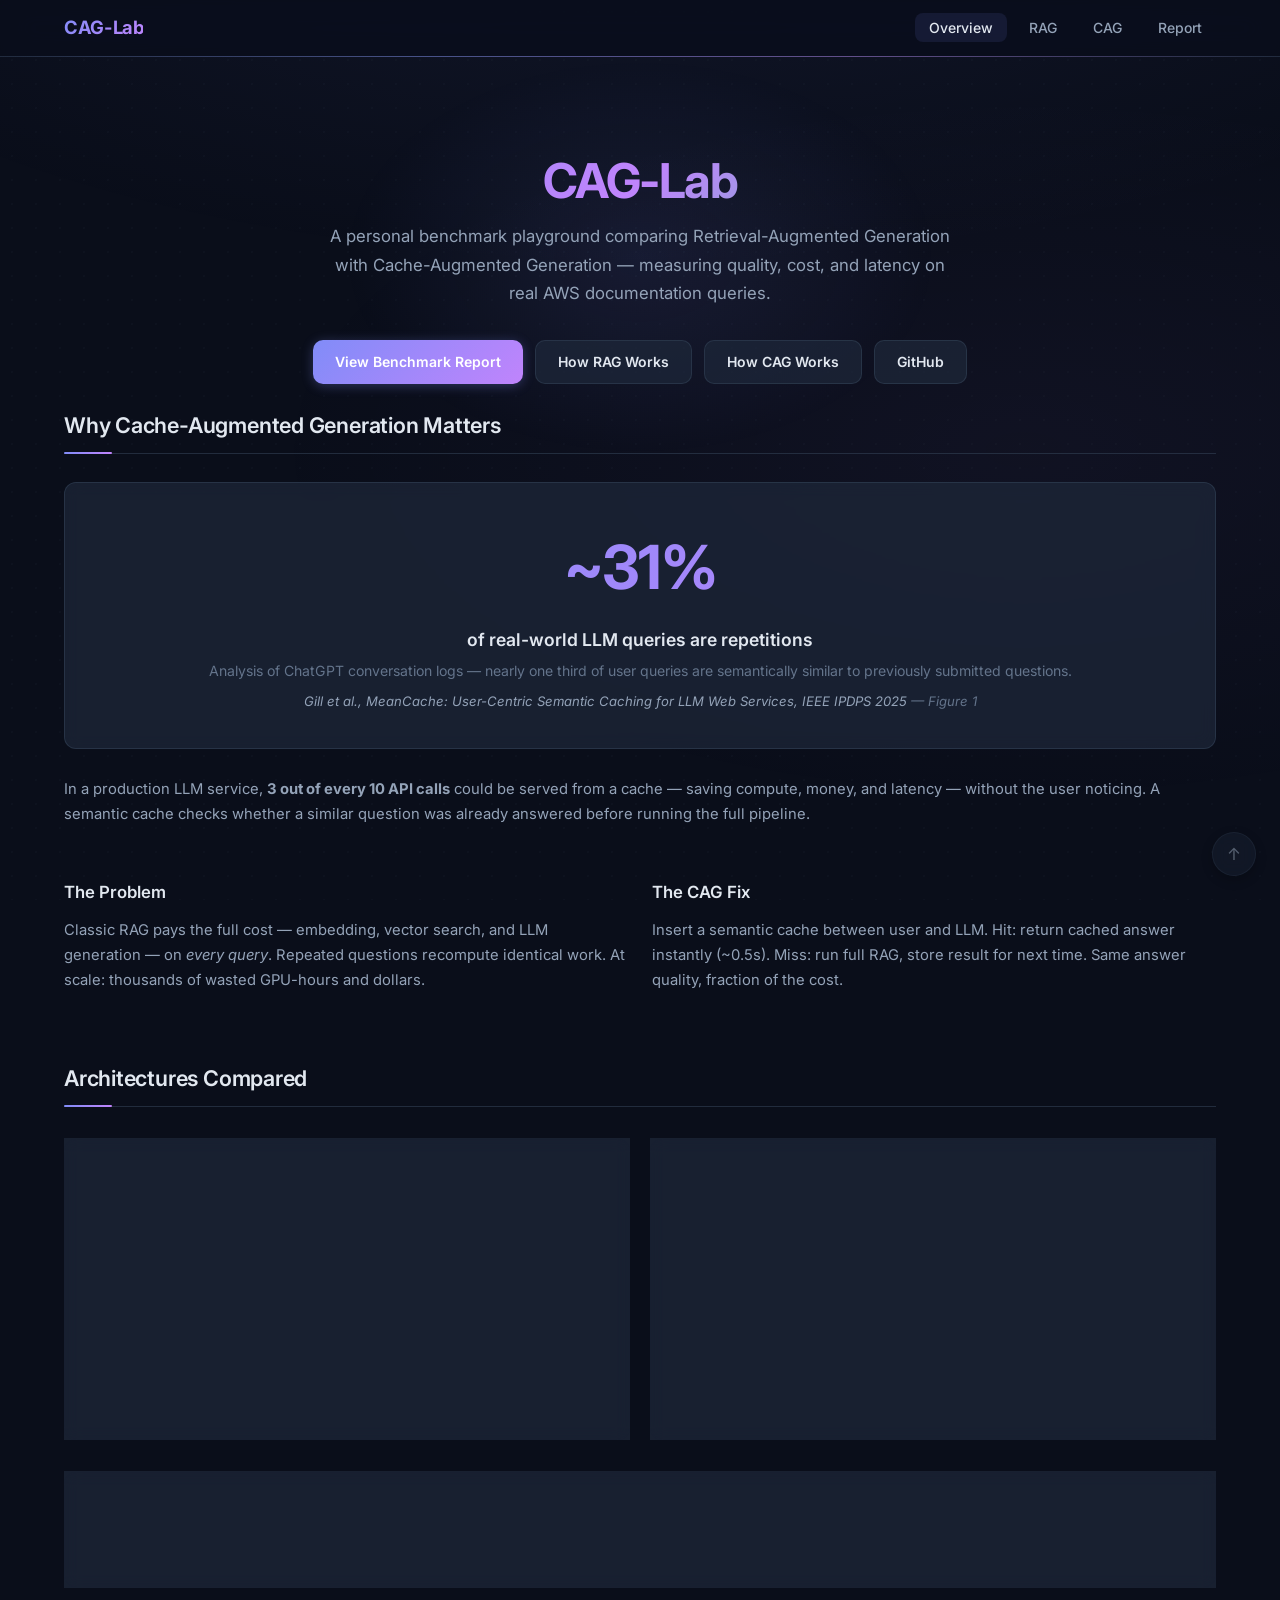
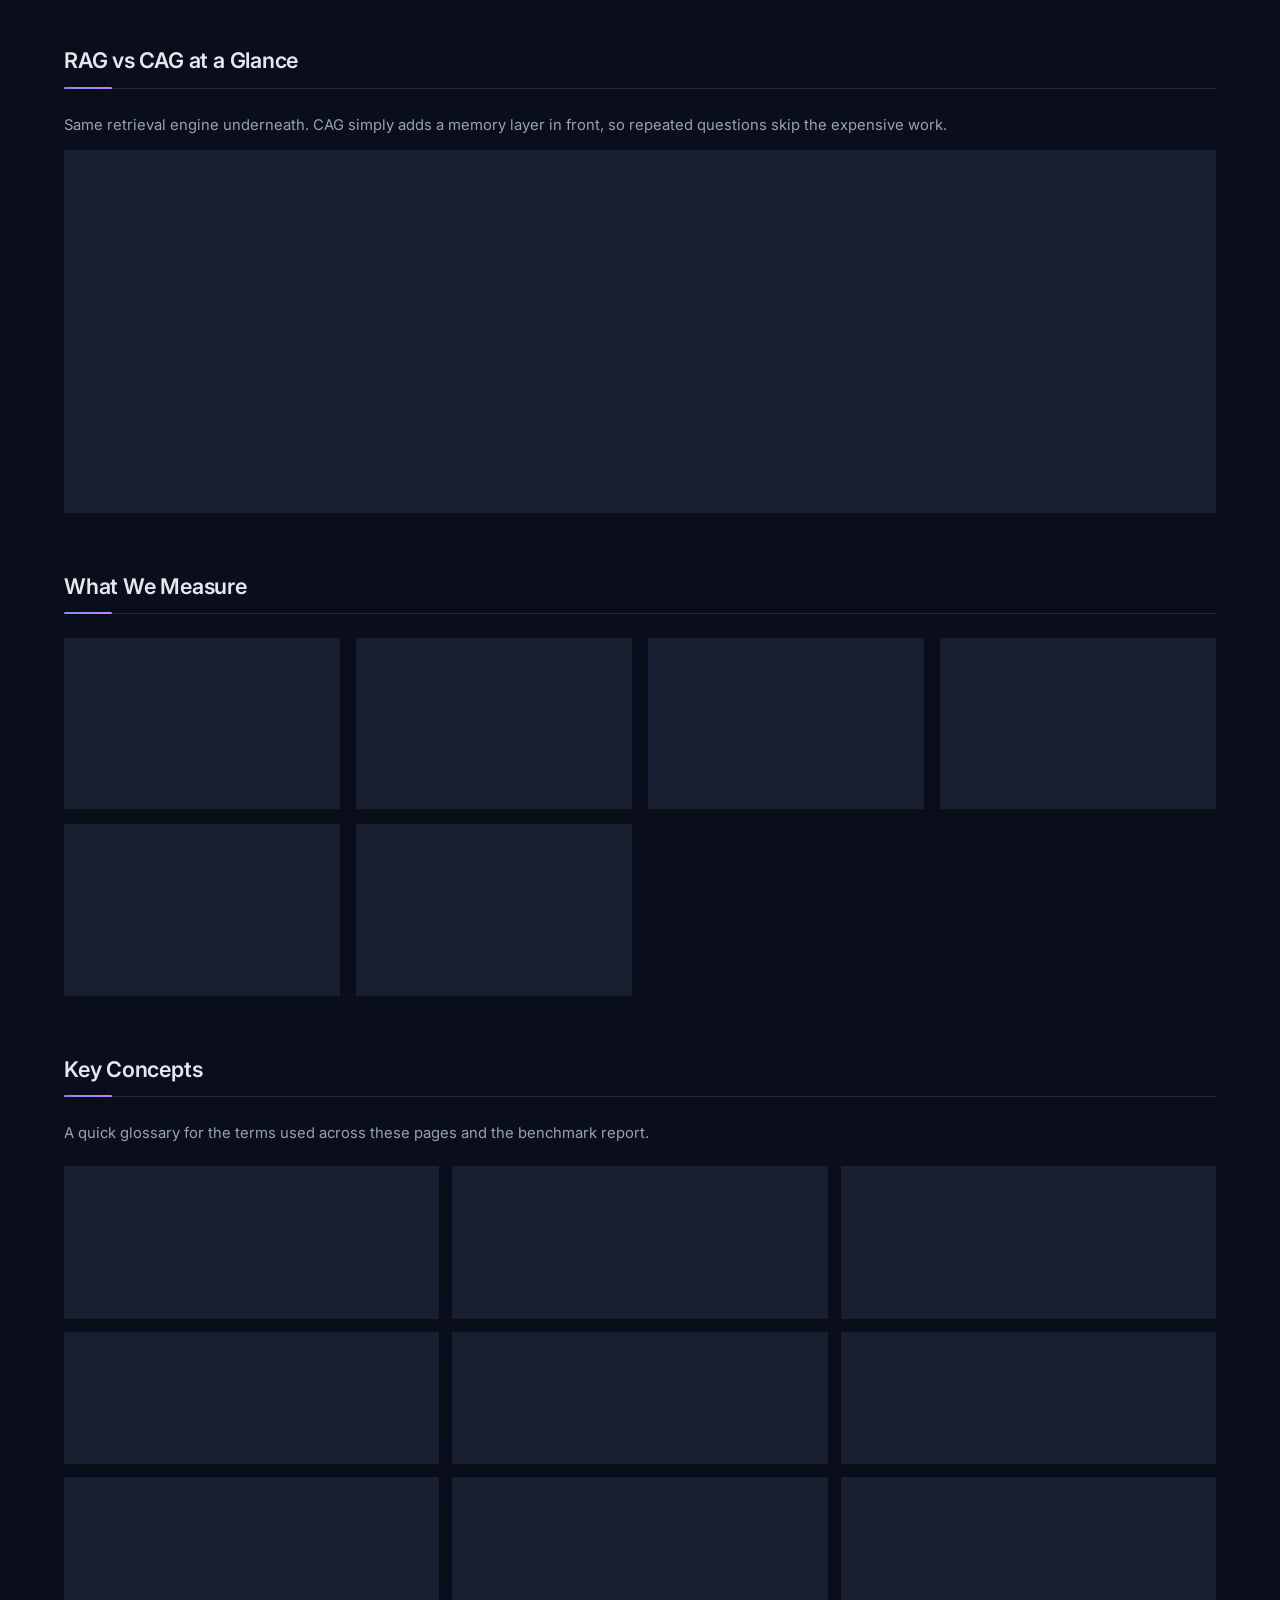
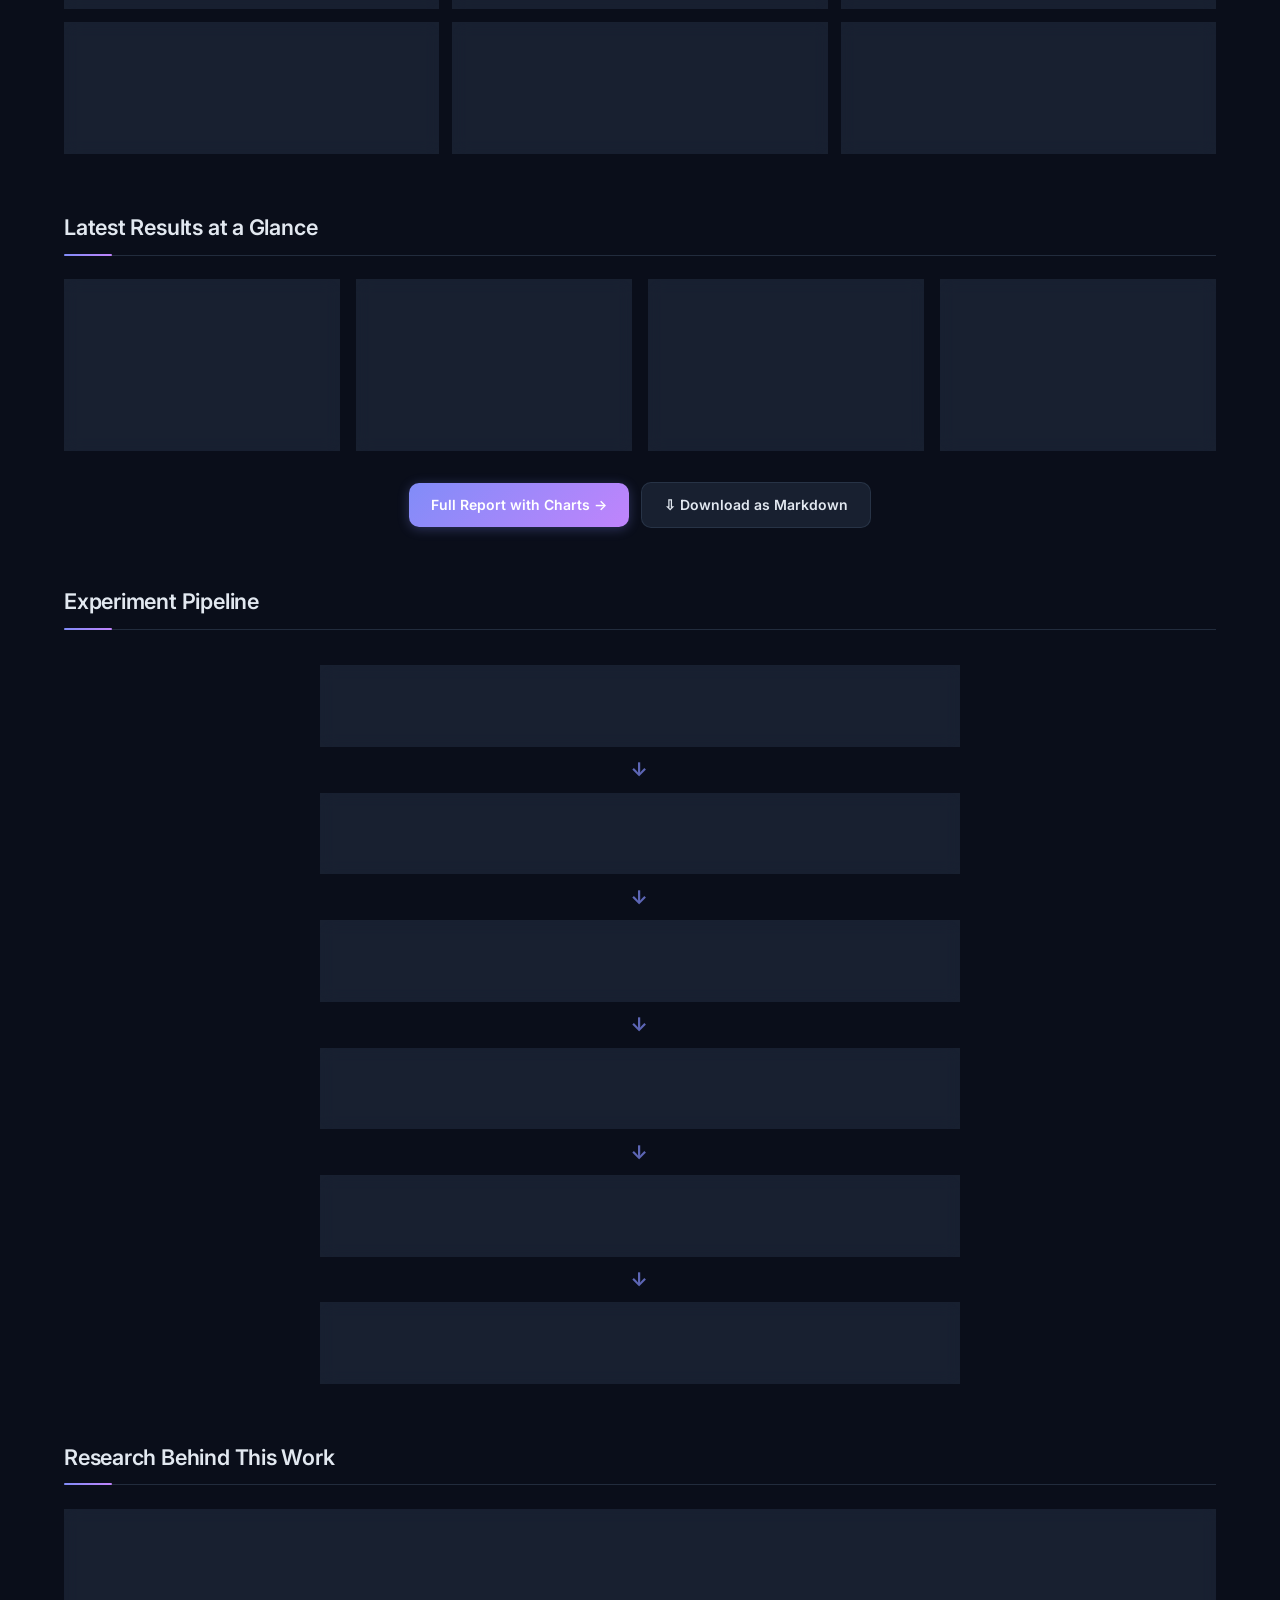
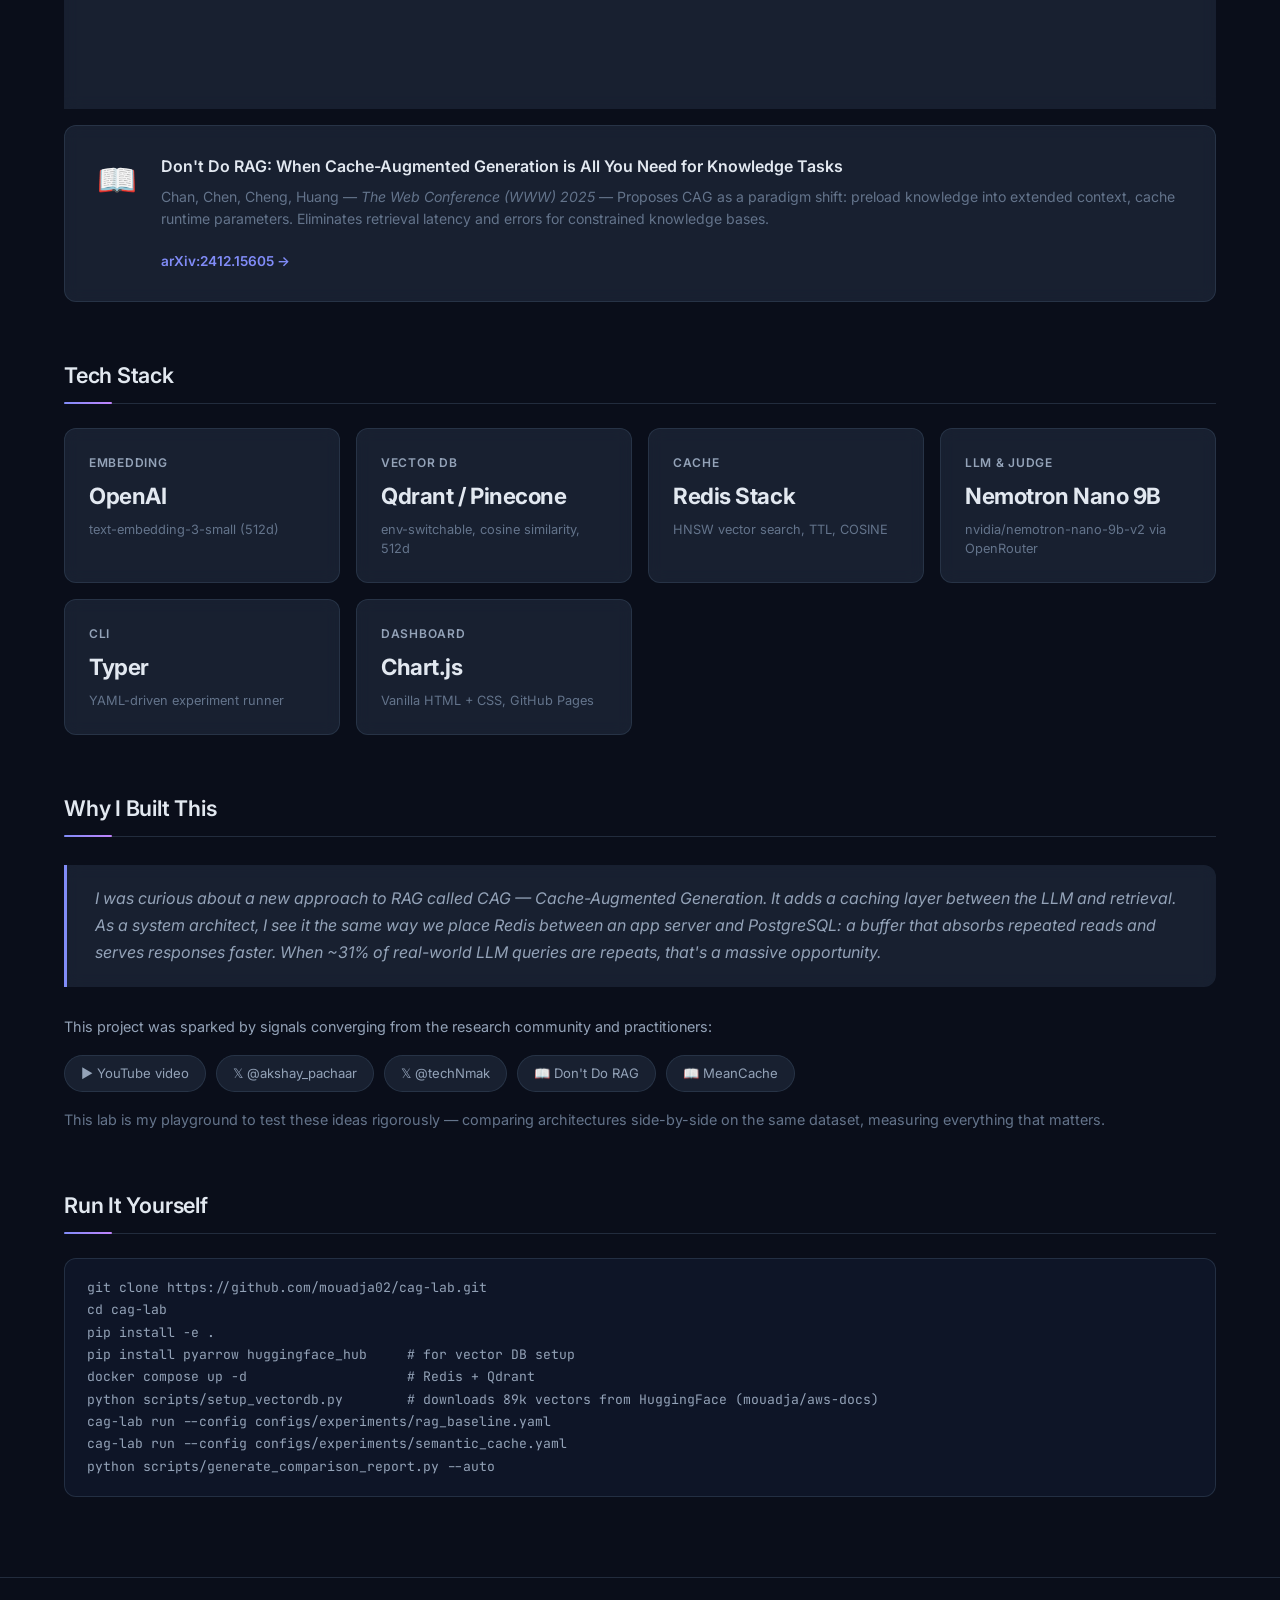
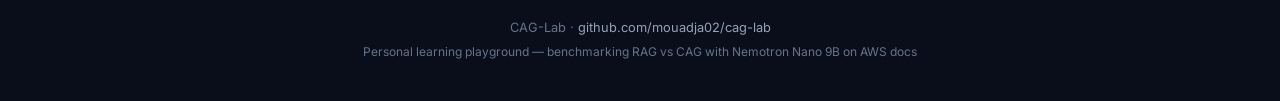
<file: docs/index.html>
<!DOCTYPE html>
<html lang="en">
<head>
<meta charset="UTF-8">
<meta name="viewport" content="width=device-width, initial-scale=1.0">
<meta name="description" content="CAG-Lab — A benchmark playground comparing RAG with Cache-Augmented Generation. Measuring quality, cost, and latency on real AWS documentation queries.">
<title>CAG-Lab — Benchmarking RAG &amp; Cache-Augmented Generation</title>
<link href="https://fonts.googleapis.com/css2?family=Inter:wght@400;500;600;700&family=JetBrains+Mono:wght@400;500&display=swap" rel="stylesheet">
<link rel="stylesheet" href="assets/style.css">
<style>
.hero { padding-bottom: 24px; }
.hero p.tagline { color: var(--muted); font-size: 1.05rem; margin-top: 14px; max-width: 620px; margin-left: auto; margin-right: auto; line-height: 1.7; }
.hero-cta { display: flex; gap: 12px; justify-content: center; margin-top: 32px; flex-wrap: wrap; }
.row-cards { display: grid; grid-template-columns: repeat(auto-fit, minmax(340px, 1fr)); gap: 20px; margin: 32px 0; }
.arch-card { background: var(--surface); backdrop-filter: blur(8px); border-radius: var(--radius); padding: 36px 28px; border: 1px solid var(--border); text-align: center; transition: all .25s ease; position: relative; overflow: hidden; }
.arch-card::before { content: ''; position: absolute; inset: 0; background: linear-gradient(135deg, rgba(129,140,248,0.05), transparent 60%); opacity: 0; transition: opacity .25s ease; border-radius: var(--radius); }
.arch-card:hover { border-color: var(--border-hover); transform: translateY(-3px); box-shadow: var(--shadow-md), var(--shadow-glow); }
.arch-card:hover::before { opacity: 1; }
.arch-card .icon { font-size: 2.5rem; margin-bottom: 14px; }
.arch-card h3 { font-size: 1.15rem; margin: 8px 0; color: var(--text); font-weight: 600; }
.arch-card p { font-size: 0.88rem; color: var(--dim); margin-bottom: 22px; line-height: 1.6; }
.stat-block { background: var(--surface); backdrop-filter: blur(8px); border-radius: var(--radius); padding: 36px; border: 1px solid var(--border); text-align: center; margin: 28px 0; transition: border-color .25s ease; }
.stat-block:hover { border-color: var(--border-hover); }
.stat-block .big-num { font-size: 3.8rem; font-weight: 700; letter-spacing: -0.03em; background: linear-gradient(135deg, var(--accent-1), var(--accent-2)); -webkit-background-clip: text; -webkit-text-fill-color: transparent; }
.stat-block .label { font-size: 1.1rem; color: var(--text); font-weight: 600; margin-top: 10px; }
.stat-block .detail { font-size: 0.88rem; color: var(--dim); margin-top: 6px; line-height: 1.6; }
blockquote { border-left: 3px solid var(--accent-1); padding: 20px 28px; margin: 28px 0; background: var(--surface); backdrop-filter: blur(8px); border-radius: 0 var(--radius) var(--radius) 0; color: var(--muted); font-style: italic; line-height: 1.7; }
cite, .cite { color: var(--dim); font-size: 0.82rem; display: block; margin-top: 8px; }
cite a { color: var(--muted); }
cite a:hover { color: var(--accent-1); }
.paper-ref { display: flex; gap: 20px; align-items: flex-start; background: var(--surface); backdrop-filter: blur(8px); border-radius: var(--radius); padding: 28px; border: 1px solid var(--border); margin: 16px 0; transition: all .25s ease; }
.paper-ref:hover { border-color: var(--border-hover); box-shadow: var(--shadow-glow); }
.paper-ref .ref-icon { font-size: 2rem; min-width: 48px; text-align: center; }
.paper-ref h4 { color: var(--text); margin-bottom: 6px; font-weight: 600; }
.paper-ref p { color: var(--dim); font-size: 0.88rem; line-height: 1.6; }
.paper-ref .ref-link { color: var(--accent-1); font-size: 0.85rem; font-weight: 600; display: inline-block; margin-top: 8px; }
.link-row { display: flex; flex-wrap: wrap; gap: 10px; margin: 16px 0; }
.link-pill { display: inline-flex; align-items: center; gap: 6px; background: var(--surface); border: 1px solid var(--border); border-radius: 20px; padding: 7px 16px; font-size: 0.82rem; color: var(--muted); text-decoration:none; transition: all .2s ease; }
.link-pill:hover { border-color: var(--border-hover); color: var(--text); background: var(--surface-hover); }
.notice { background: var(--surface); backdrop-filter: blur(8px); border: 1px solid rgba(129,140,248,0.3); border-radius: var(--radius); padding: 20px 28px; margin: 24px 0; font-size: 0.9rem; line-height: 1.7; }
.notice strong { color: var(--accent-1); }
</style>
</head>
<body>
<a class="skip-link" href="#main">Skip to content</a>
<div class="scroll-progress" aria-hidden="true"></div>

<nav id="top">
  <div class="nav-inner">
    <a href="index.html" class="nav-brand">CAG-Lab</a>
    <ul class="nav-links">
      <li><a href="index.html" class="active" aria-current="page">Overview</a></li>
      <li><a href="rag.html">RAG</a></li>
      <li><a href="cag.html">CAG</a></li>
      <li><a href="report.html">Report</a></li>
    </ul>
  </div>
</nav>

<main class="container" id="main">

<section class="hero">
  <h1>CAG-Lab</h1>
  <p class="tagline">A personal benchmark playground comparing Retrieval-Augmented Generation with Cache-Augmented Generation — measuring quality, cost, and latency on real AWS documentation queries.</p>
  <div class="hero-cta">
    <a href="report.html" class="btn primary">View Benchmark Report</a>
    <a href="rag.html" class="btn">How RAG Works</a>
    <a href="cag.html" class="btn">How CAG Works</a>
    <a href="https://github.com/mouadja02/cag-lab" class="btn" target="_blank" rel="noopener">GitHub</a>
  </div>
</section>

<!-- WHY CAG -->
<div class="section">
  <h2>Why Cache-Augmented Generation Matters</h2>

  <div class="stat-block">
    <div class="big-num">~31%</div>
    <div class="label">of real-world LLM queries are repetitions</div>
    <div class="detail">Analysis of ChatGPT conversation logs — nearly one third of user queries are semantically similar to previously submitted questions.</div>
    <cite><a href="https://arxiv.org/abs/2403.02694" target="_blank" rel="noopener">Gill et al., <em>MeanCache: User-Centric Semantic Caching for LLM Web Services</em>, IEEE IPDPS 2025</a> — Figure 1</cite>
  </div>

  <p>In a production LLM service, <strong>3 out of every 10 API calls</strong> could be served from a cache — saving compute, money, and latency — without the user noticing. A semantic cache checks whether a similar question was already answered before running the full pipeline.</p>

  <div class="two-col" style="margin-top:24px;">
    <div>
      <h3>The Problem</h3>
      <p>Classic RAG pays the full cost — embedding, vector search, and LLM generation — on <em>every query</em>. Repeated questions recompute identical work. At scale: thousands of wasted GPU-hours and dollars.</p>
    </div>
    <div>
      <h3>The CAG Fix</h3>
      <p>Insert a semantic cache between user and LLM. Hit: return cached answer instantly (~0.5s). Miss: run full RAG, store result for next time. Same answer quality, fraction of the cost.</p>
    </div>
  </div>
</div>

<!-- ARCHITECTURES -->
<div class="section">
  <h2>Architectures Compared</h2>
  <div class="row-cards">
    <div class="arch-card">
      <div class="icon">&#128269;</div>
      <h3>Classic RAG</h3>
      <p>Embed query &rarr; vector DB top-K &rarr; LLM generates answer. Every question pays the full retrieval + generation cost. Baseline for comparison.</p>
      <a href="rag.html" class="btn">How RAG Works</a>
    </div>
    <div class="arch-card">
      <div class="icon">&#9889;</div>
      <h3>Semantic Cache (CAG)</h3>
      <p>Redis vector search cache. HIT: return cached answer instantly. MISS: run RAG, then store. <strong>&minus;89% latency, &minus;53% cost</strong>, same quality.</p>
      <a href="cag.html" class="btn">How CAG Works</a>
    </div>
  </div>

  <div class="notice">
    <strong>&#9432; Why Nemotron Nano 9B?</strong> We deliberately use a small, efficient open model via OpenRouter. A frontier model would answer many AWS questions from its training data alone — making retrieval irrelevant. We want a model that <em>must rely on the retrieved chunks</em>, so the benchmark measures retrieval quality, not model memorization.
  </div>
</div>

<!-- RAG VS CAG AT A GLANCE -->
<div class="section">
  <h2>RAG vs CAG at a Glance</h2>
  <p class="lead">Same retrieval engine underneath. CAG simply adds a memory layer in front, so repeated questions skip the expensive work.</p>
  <table>
    <thead>
      <tr>
        <th>Dimension</th>
        <th>Classic RAG</th>
        <th>Semantic Cache (CAG)</th>
      </tr>
    </thead>
    <tbody>
      <tr><td>Work on a repeated query</td><td>Full embed + search + generate, every time</td><td class="highlight">One embed + a cache lookup</td></tr>
      <tr><td>Latency on a hit</td><td>~5 s (LLM-bound)</td><td class="highlight">~0.5 s</td></tr>
      <tr><td>Cost on a repeat</td><td>Pays full generation cost</td><td class="highlight">Near zero</td></tr>
      <tr><td>Freshness control</td><td>Always fresh</td><td>TTL + similarity threshold</td></tr>
      <tr><td>Main risk</td><td>Cost &amp; latency at scale</td><td>False positives (a wrong cached answer)</td></tr>
      <tr><td>Best fit</td><td>Every query is unique</td><td>Queries repeat or paraphrase (~31% do)</td></tr>
    </tbody>
  </table>
</div>

<!-- WHAT WE MEASURE -->
<div class="section">
  <h2>What We Measure</h2>
  <div class="cards">
    <div class="card">
      <div class="label">Answer Quality</div>
      <div class="value green">LLM Judge</div>
      <div class="sub">0/1 correctness scored by Nemotron Nano 9B against expected answers</div>
    </div>
    <div class="card">
      <div class="label">Latency</div>
      <div class="value blue">p50 &amp; p95</div>
      <div class="sub">Wall-clock per question: retrieval + generation (or cache lookup)</div>
    </div>
    <div class="card">
      <div class="label">Cost</div>
      <div class="value purple">$ / 1k Qs</div>
      <div class="sub">Token-based pricing from configs/models/pricing.yaml</div>
    </div>
    <div class="card">
      <div class="label">Citation Rate</div>
      <div class="value amber">Sources</div>
      <div class="sub">Does the answer cite which document chunks it used?</div>
    </div>
    <div class="card">
      <div class="label">Cache Hit Rate</div>
      <div class="value green">CAG only</div>
      <div class="sub">Fraction served from Redis without running generation</div>
    </div>
    <div class="card">
      <div class="label">False-Positive Rate</div>
      <div class="value red">CAG only</div>
      <div class="sub">Cache hits for a different question — caught via source_id</div>
    </div>
  </div>
</div>

<!-- KEY CONCEPTS -->
<div class="section">
  <h2>Key Concepts</h2>
  <p class="lead">A quick glossary for the terms used across these pages and the benchmark report.</p>
  <dl class="glossary">
    <div class="term"><dt>Embedding</dt><dd>A list of numbers that captures the meaning of a piece of text. Similar meanings land near each other. We use OpenAI <code>text-embedding-3-small</code> at 512 dimensions.</dd></div>
    <div class="term"><dt>Vector search</dt><dd>Finding the stored vectors closest to a query vector, ranked by cosine similarity, instead of matching keywords.</dd></div>
    <div class="term"><dt>Top-K</dt><dd>The K most similar document chunks returned by the search. This lab retrieves K = 5.</dd></div>
    <div class="term"><dt>Cosine similarity</dt><dd>How aligned two vectors are, from 0 to 1. Computed as <code>1 − cosine_distance</code>; 1.0 means identical direction.</dd></div>
    <div class="term"><dt>Semantic cache</dt><dd>A store of past question → answer pairs keyed by embedding. A new query that is close enough to a stored one is served instantly.</dd></div>
    <div class="term"><dt>Similarity threshold</dt><dd>The minimum cosine similarity for a cache hit. We operate at <strong>0.96</strong> to keep false positives at zero.</dd></div>
    <div class="term"><dt>HNSW</dt><dd>Hierarchical Navigable Small World, a graph index for fast approximate nearest-neighbor search. Used by both Redis and Qdrant here.</dd></div>
    <div class="term"><dt>TTL</dt><dd>Time-to-live: how long a cached answer stays valid before it expires and the question is recomputed.</dd></div>
    <div class="term"><dt>p50 / p95 latency</dt><dd>The median and 95th-percentile response time. p95 exposes the slow tail that an average would hide.</dd></div>
    <div class="term"><dt>Cache hit rate</dt><dd>The fraction of queries answered from the cache without running retrieval or generation.</dd></div>
    <div class="term"><dt>False positive</dt><dd>A cache hit that returns an answer belonging to a different question. We detect these by comparing the stored <code>source_id</code>.</dd></div>
    <div class="term"><dt>Judge score</dt><dd>A 0 or 1 correctness verdict from a separate LLM judge, kept independent of the model being tested to avoid self-grading bias.</dd></div>
  </dl>
</div>

<!-- LATEST RESULTS -->
<div class="section">
  <h2>Latest Results at a Glance</h2>
  <div class="cards">
    <div class="card">
      <div class="label">Cache Hit Rate</div>
      <div class="value green">54.6%</div>
      <div class="sub">273 of 500 workload items served from cache</div>
    </div>
    <div class="card">
      <div class="label">Latency Improvement</div>
      <div class="value blue">&minus;89%</div>
      <div class="sub">p50: 5.06s &rarr; 0.56s with semantic cache</div>
    </div>
    <div class="card">
      <div class="label">Cost Reduction</div>
      <div class="value purple">&minus;53%</div>
      <div class="sub">$0.221 &rarr; $0.104 per 1k questions</div>
    </div>
    <div class="card">
      <div class="label">False-Positive Rate</div>
      <div class="value red">0.0%</div>
      <div class="sub">Zero of 273 cache hits had wrong source</div>
    </div>
  </div>
  <p style="text-align:center; margin-top:12px;">
    <a href="report.html" class="btn primary">Full Report with Charts &rarr;</a>
    <a href="report.md" download class="btn" style="margin-left:8px;">&#8681; Download as Markdown</a>
  </p>
</div>

<!-- PIPELINE -->
<div class="section">
  <h2>Experiment Pipeline</h2>
  <div class="step-flow vertical">
    <div class="step">
      <div class="step-num">1</div>
      <h4>Dataset</h4>
      <p>200 AWS doc Q&amp;A pairs with expected answers</p>
    </div>
    <div class="step-arrow">&rarr;</div>
    <div class="step">
      <div class="step-num">2</div>
      <h4>Index</h4>
      <p>OpenAI embed &rarr; Qdrant / Pinecone (512d)</p>
    </div>
    <div class="step-arrow">&rarr;</div>
    <div class="step">
      <div class="step-num">3</div>
      <h4>Config</h4>
      <p>YAML: architecture, model, top-K</p>
    </div>
    <div class="step-arrow">&rarr;</div>
    <div class="step">
      <div class="step-num">4</div>
      <h4>Run</h4>
      <p>Every question through the pipeline</p>
    </div>
    <div class="step-arrow">&rarr;</div>
    <div class="step">
      <div class="step-num">5</div>
      <h4>Judge</h4>
      <p>LLM scores correctness per question</p>
    </div>
    <div class="step-arrow">&rarr;</div>
    <div class="step">
      <div class="step-num">6</div>
      <h4>Report</h4>
      <p>JSONL + MD + interactive HTML</p>
    </div>
  </div>
</div>

<!-- RESEARCH PAPERS -->
<div class="section">
  <h2>Research Behind This Work</h2>
  <div class="paper-ref">
    <div class="ref-icon">&#128214;</div>
    <div>
      <h4>MeanCache: User-Centric Semantic Caching for LLM Web Services</h4>
      <p>Gill, Elidrisi, Kalapatapu, Ahmed, Anwar, Gulzar — Virginia Tech, Cisco, U. of Minnesota<br><em>IEEE IPDPS 2025</em> — Demonstrates ~31% of LLM queries are repeats; semantic caching reduces false hit rates by 17% vs. exact-match, with 83% less storage.</p>
      <a class="ref-link" href="https://arxiv.org/abs/2403.02694" target="_blank" rel="noopener">arXiv:2403.02694 &rarr;</a>
    </div>
  </div>
  <div class="paper-ref">
    <div class="ref-icon">&#128214;</div>
    <div>
      <h4>Don't Do RAG: When Cache-Augmented Generation is All You Need for Knowledge Tasks</h4>
      <p>Chan, Chen, Cheng, Huang — <em>The Web Conference (WWW) 2025</em> — Proposes CAG as a paradigm shift: preload knowledge into extended context, cache runtime parameters. Eliminates retrieval latency and errors for constrained knowledge bases.</p>
      <a class="ref-link" href="https://arxiv.org/abs/2412.15605" target="_blank" rel="noopener">arXiv:2412.15605 &rarr;</a>
    </div>
  </div>
</div>

<!-- TECH STACK -->
<div class="section">
  <h2>Tech Stack</h2>
  <div class="cards">
    <div class="card">
      <div class="label">Embedding</div>
      <div class="value" style="font-size:1.4rem;">OpenAI</div>
      <div class="sub">text-embedding-3-small (512d)</div>
    </div>
    <div class="card">
      <div class="label">Vector DB</div>
      <div class="value" style="font-size:1.4rem;">Qdrant / Pinecone</div>
      <div class="sub">env-switchable, cosine similarity, 512d</div>
    </div>
    <div class="card">
      <div class="label">Cache</div>
      <div class="value" style="font-size:1.4rem;">Redis Stack</div>
      <div class="sub">HNSW vector search, TTL, COSINE</div>
    </div>
    <div class="card">
      <div class="label">LLM &amp; Judge</div>
      <div class="value" style="font-size:1.4rem;">Nemotron Nano 9B</div>
      <div class="sub">nvidia/nemotron-nano-9b-v2 via OpenRouter</div>
    </div>
    <div class="card">
      <div class="label">CLI</div>
      <div class="value" style="font-size:1.4rem;">Typer</div>
      <div class="sub">YAML-driven experiment runner</div>
    </div>
    <div class="card">
      <div class="label">Dashboard</div>
      <div class="value" style="font-size:1.4rem;">Chart.js</div>
      <div class="sub">Vanilla HTML + CSS, GitHub Pages</div>
    </div>
  </div>
</div>

<!-- ORIGIN STORY -->
<div class="section">
  <h2>Why I Built This</h2>
  <blockquote>
    I was curious about a new approach to RAG called CAG — Cache-Augmented Generation. It adds a caching layer between the LLM and retrieval. As a system architect, I see it the same way we place Redis between an app server and PostgreSQL: a buffer that absorbs repeated reads and serves responses faster. When ~31% of real-world LLM queries are repeats, that's a massive opportunity.
  </blockquote>

  <p style="margin-top:16px; font-size:0.9rem; color:var(--muted);">This project was sparked by signals converging from the research community and practitioners:</p>
  <div class="link-row">
    <a href="https://youtu.be/QA3h4H5jqJw" target="_blank" rel="noopener" class="link-pill">&#9654; YouTube video</a>
    <a href="https://x.com/akshay_pachaar/status/2056714042455343160" target="_blank" rel="noopener" class="link-pill">&#120143; @akshay_pachaar</a>
    <a href="https://x.com/techNmak/status/2006727285223886937" target="_blank" rel="noopener" class="link-pill">&#120143; @techNmak</a>
    <a href="https://arxiv.org/abs/2412.15605" target="_blank" rel="noopener" class="link-pill">&#128214; Don't Do RAG</a>
    <a href="https://arxiv.org/abs/2403.02694" target="_blank" rel="noopener" class="link-pill">&#128214; MeanCache</a>
  </div>
  <p style="margin-top:12px; font-size:0.9rem; color:var(--dim);">This lab is my playground to test these ideas rigorously — comparing architectures side-by-side on the same dataset, measuring everything that matters.</p>
</div>

<!-- QUICK START -->
<div class="section">
  <h2>Run It Yourself</h2>
  <pre class="code-block">git clone https://github.com/mouadja02/cag-lab.git
cd cag-lab
pip install -e .
pip install pyarrow huggingface_hub     # for vector DB setup
docker compose up -d                    # Redis + Qdrant
python scripts/setup_vectordb.py        # downloads 89k vectors from HuggingFace (mouadja/aws-docs)
cag-lab run --config configs/experiments/rag_baseline.yaml
cag-lab run --config configs/experiments/semantic_cache.yaml
python scripts/generate_comparison_report.py --auto</pre>
</div>

</main>

<a href="#top" class="to-top" aria-label="Back to top">&#8593;</a>

<footer>
  <p>CAG-Lab &middot; <a href="https://github.com/mouadja02/cag-lab" style="color:var(--muted);">github.com/mouadja02/cag-lab</a></p>
  <p style="margin-top:4px; font-size:0.75rem;">Personal learning playground — benchmarking RAG vs CAG with Nemotron Nano 9B on AWS docs</p>
</footer>

</body>
</html>
</file>
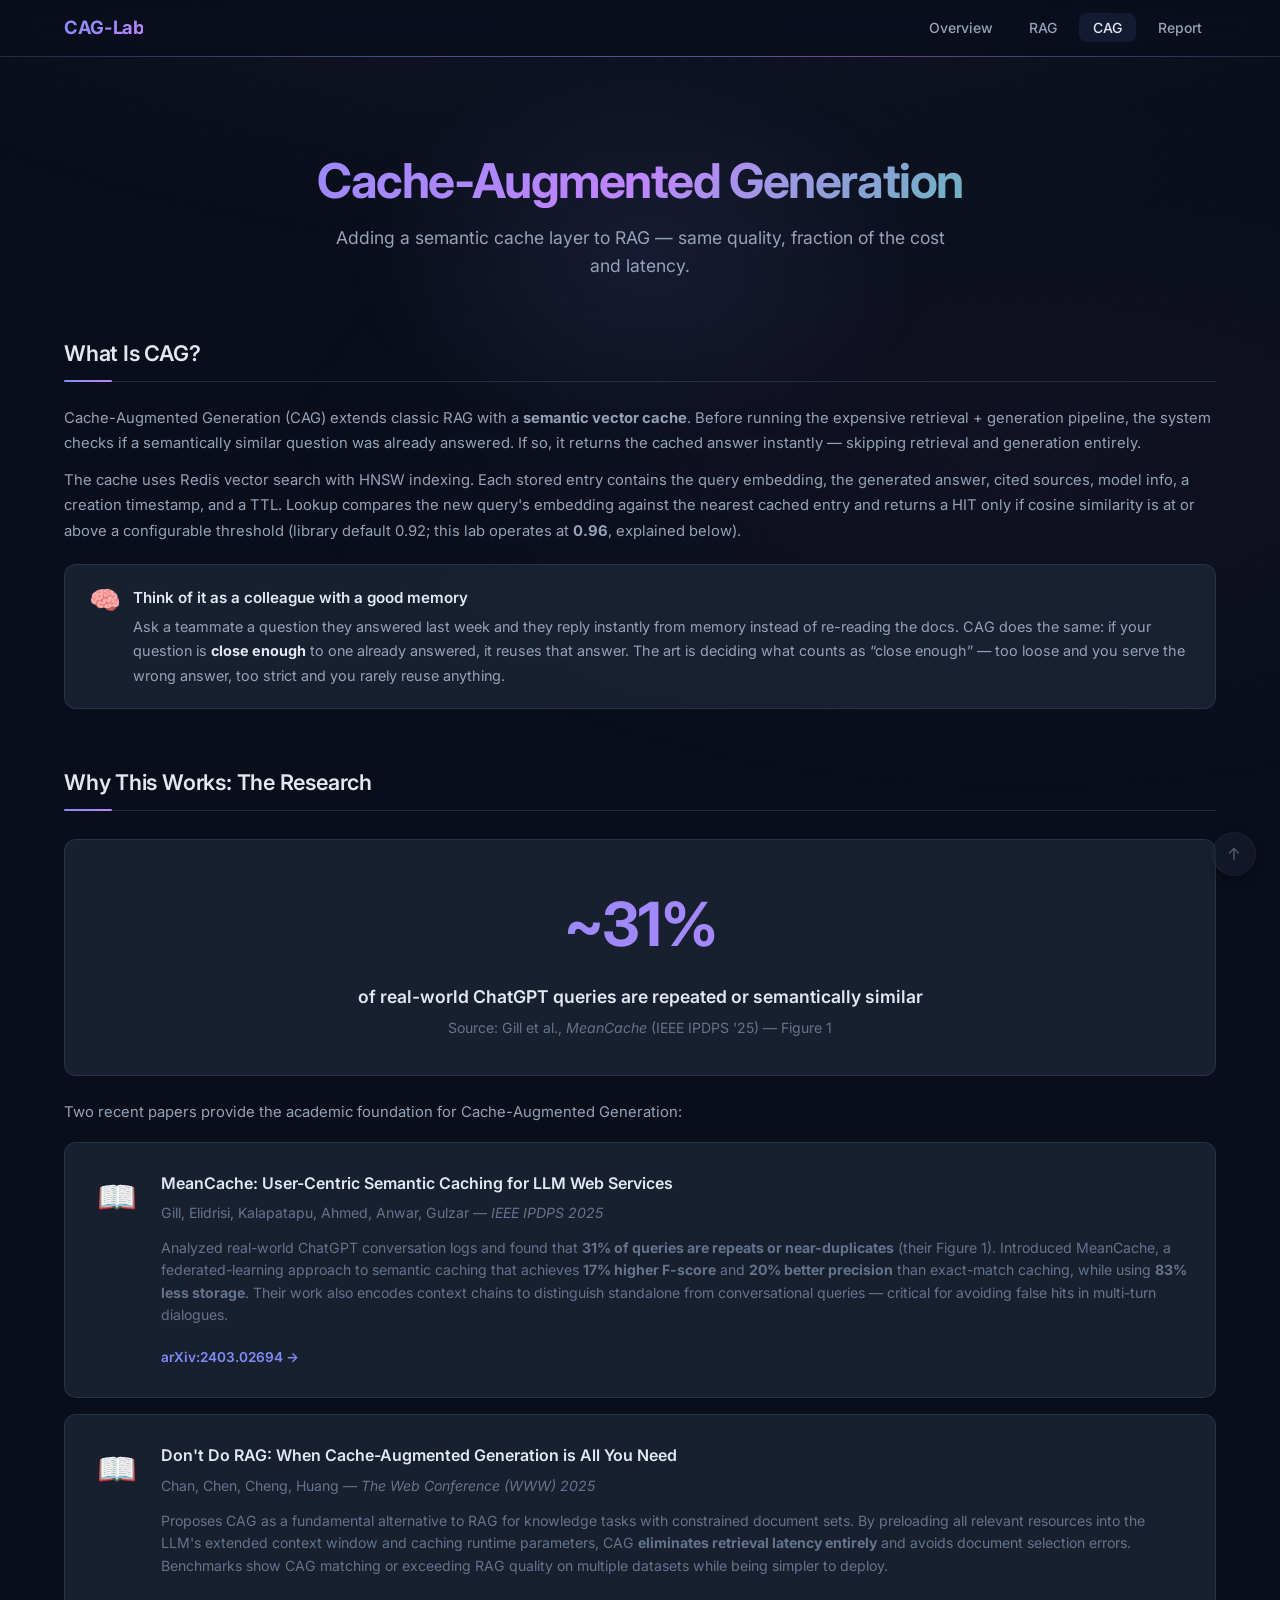
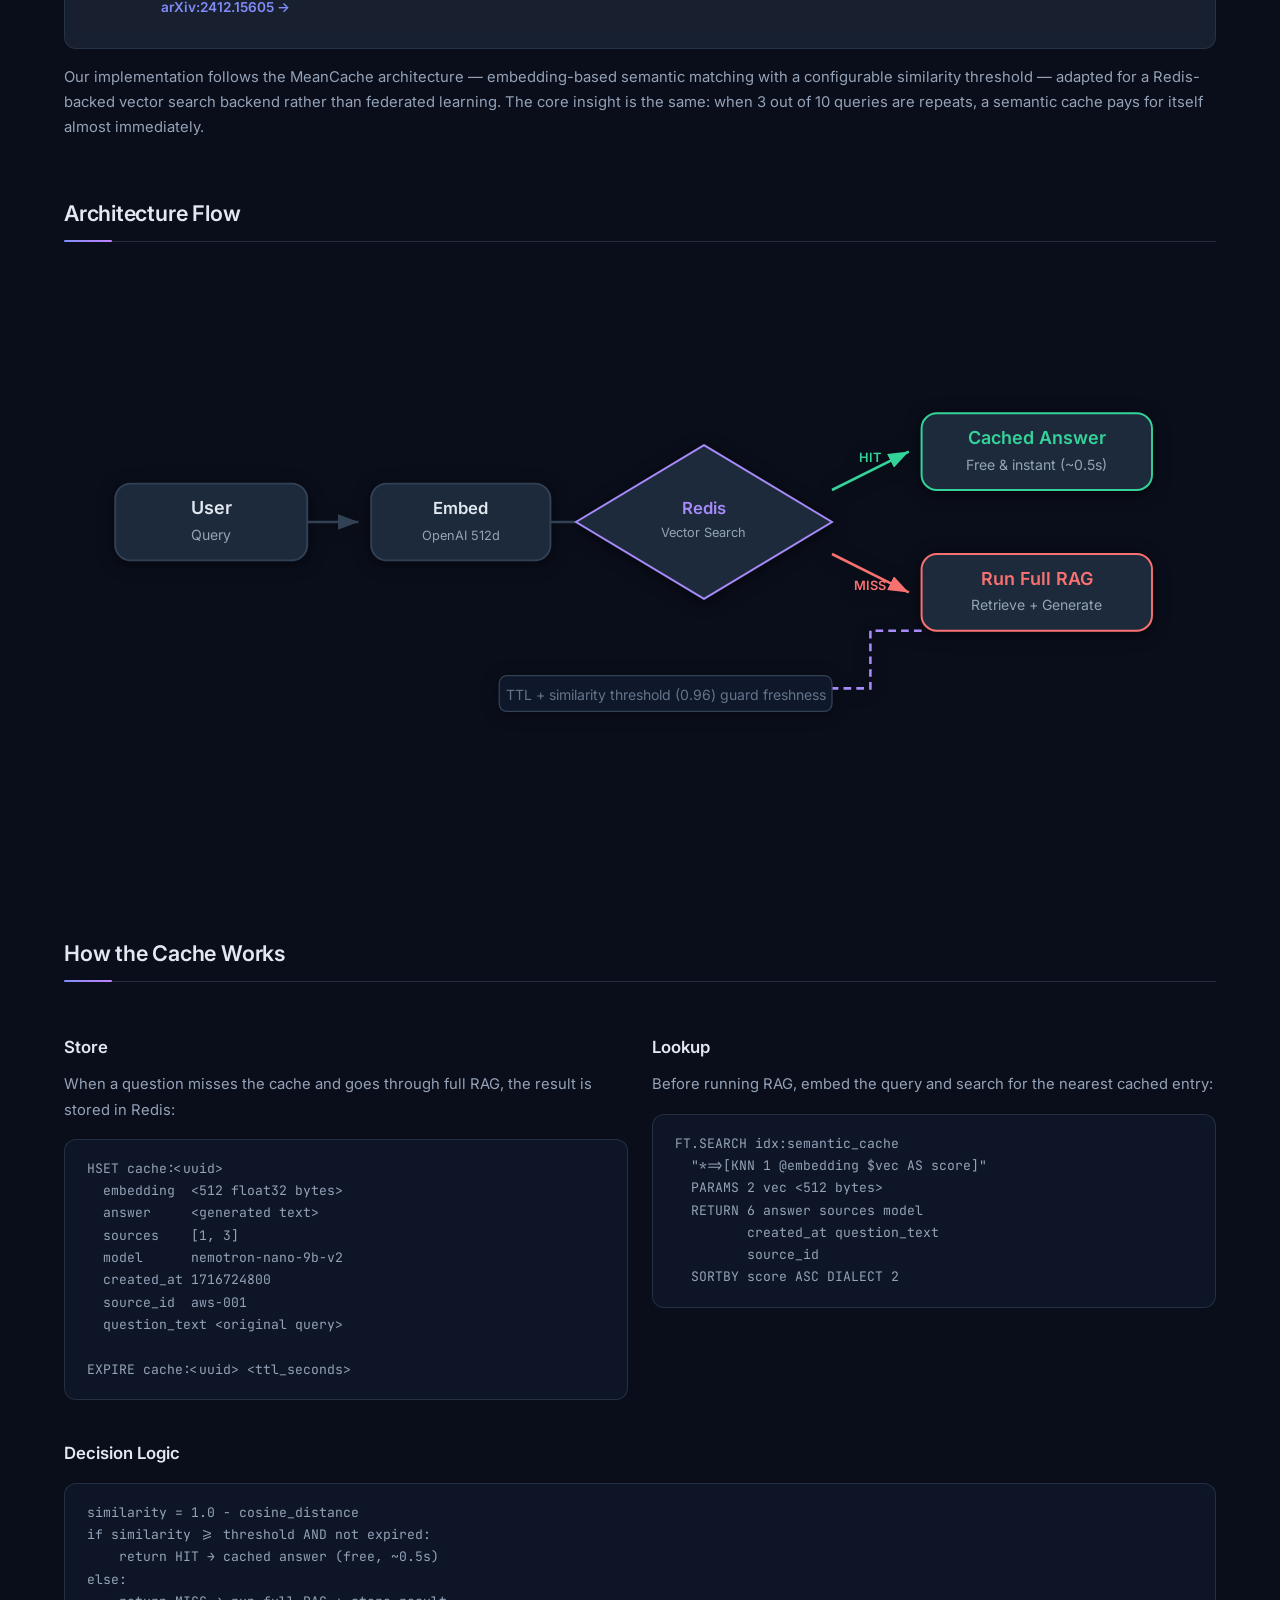
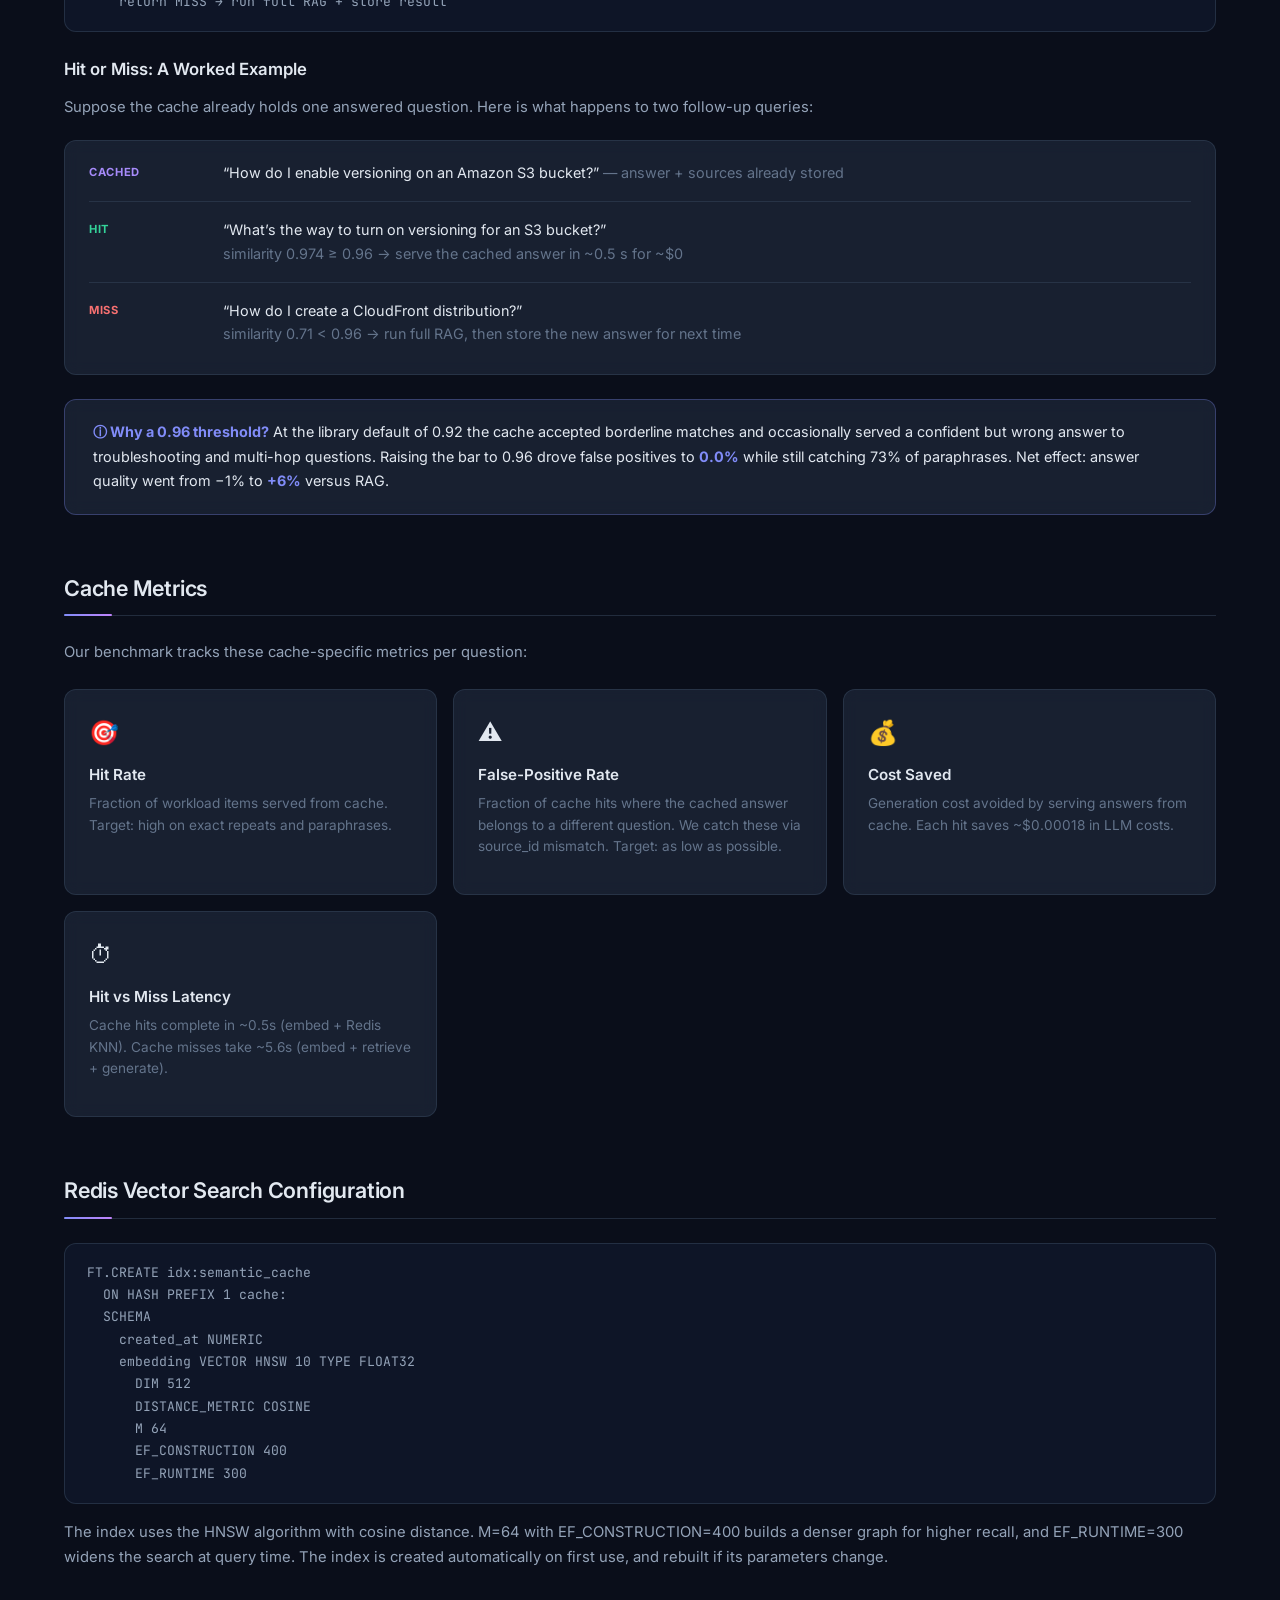
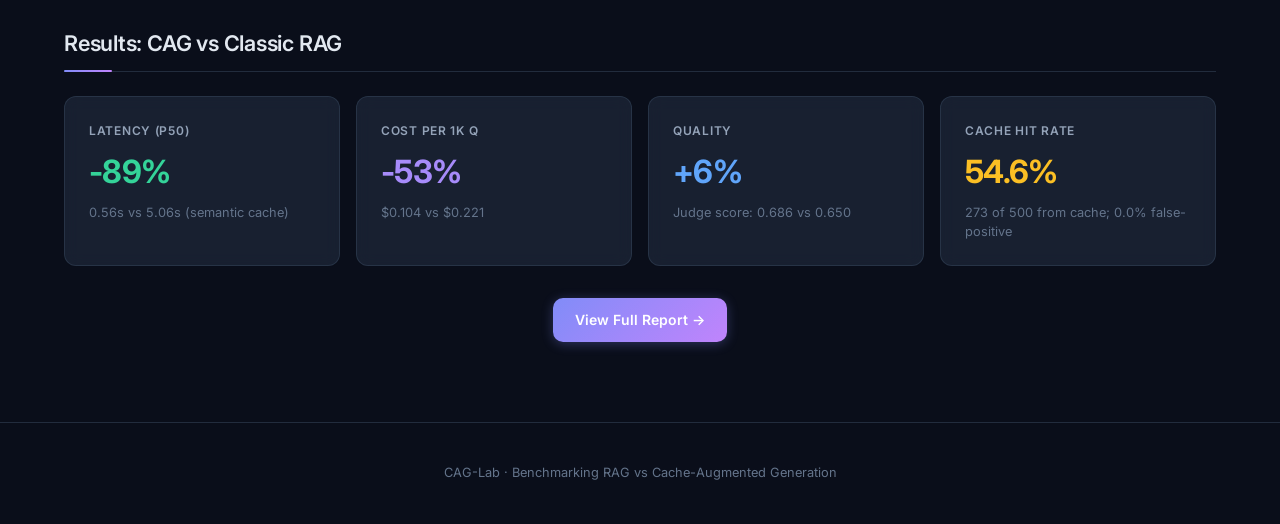
<file: docs/cag.html>
<!DOCTYPE html>
<html lang="en">
<head>
<meta charset="UTF-8">
<meta name="viewport" content="width=device-width, initial-scale=1.0">
<meta name="description" content="How Cache-Augmented Generation works: a Redis semantic vector cache in front of RAG. Store, lookup, the similarity threshold, a HIT/MISS worked example, and benchmark results.">
<title>CAG — Cache-Augmented Generation | CAG-Lab</title>
<link href="https://fonts.googleapis.com/css2?family=Inter:wght@400;500;600;700&family=JetBrains+Mono:wght@400;500&display=swap" rel="stylesheet">
<link rel="stylesheet" href="assets/style.css">
</head>
<body>
<a class="skip-link" href="#main">Skip to content</a>
<div class="scroll-progress" aria-hidden="true"></div>

<nav id="top">
  <div class="nav-inner">
    <a href="index.html" class="nav-brand">CAG-Lab</a>
    <ul class="nav-links">
      <li><a href="index.html">Overview</a></li>
      <li><a href="rag.html">RAG</a></li>
      <li><a href="cag.html" class="active" aria-current="page">CAG</a></li>
      <li><a href="report.html">Report</a></li>
    </ul>
  </div>
</nav>

<main class="container" id="main">

<section class="hero">
  <h1>Cache-Augmented Generation</h1>
  <p>Adding a semantic cache layer to RAG — same quality, fraction of the cost and latency.</p>
</section>

<div class="section">
  <h2>What Is CAG?</h2>
  <p>Cache-Augmented Generation (CAG) extends classic RAG with a <strong>semantic vector cache</strong>. Before running the expensive retrieval + generation pipeline, the system checks if a semantically similar question was already answered. If so, it returns the cached answer instantly — skipping retrieval and generation entirely.</p>
  <p>The cache uses Redis vector search with HNSW indexing. Each stored entry contains the query embedding, the generated answer, cited sources, model info, a creation timestamp, and a TTL. Lookup compares the new query's embedding against the nearest cached entry and returns a HIT only if cosine similarity is at or above a configurable threshold (library default 0.92; this lab operates at <strong>0.96</strong>, explained below).</p>

  <div class="analogy">
    <div class="analogy-icon">&#129504;</div>
    <div>
      <h4>Think of it as a colleague with a good memory</h4>
      <p>Ask a teammate a question they answered last week and they reply instantly from memory instead of re-reading the docs. CAG does the same: if your question is <strong>close enough</strong> to one already answered, it reuses that answer. The art is deciding what counts as &ldquo;close enough&rdquo; — too loose and you serve the wrong answer, too strict and you rarely reuse anything.</p>
    </div>
  </div>
</div>

<div class="section">
  <h2>Why This Works: The Research</h2>

  <div class="stat-block" style="margin-bottom:24px;">
    <div class="big-num">~31%</div>
    <div class="label">of real-world ChatGPT queries are repeated or semantically similar</div>
    <div class="detail">Source: Gill et al., <em>MeanCache</em> (IEEE IPDPS '25) — Figure 1</div>
  </div>

  <p>Two recent papers provide the academic foundation for Cache-Augmented Generation:</p>

  <div class="paper-ref">
    <div class="ref-icon">&#128214;</div>
    <div>
      <h4>MeanCache: User-Centric Semantic Caching for LLM Web Services</h4>
      <p>Gill, Elidrisi, Kalapatapu, Ahmed, Anwar, Gulzar — <em>IEEE IPDPS 2025</em></p>
      <p>Analyzed real-world ChatGPT conversation logs and found that <strong>31% of queries are repeats or near-duplicates</strong> (their Figure 1). Introduced MeanCache, a federated-learning approach to semantic caching that achieves <strong>17% higher F-score</strong> and <strong>20% better precision</strong> than exact-match caching, while using <strong>83% less storage</strong>. Their work also encodes context chains to distinguish standalone from conversational queries — critical for avoiding false hits in multi-turn dialogues.</p>
      <a class="ref-link" href="https://arxiv.org/abs/2403.02694" target="_blank" rel="noopener">arXiv:2403.02694 &rarr;</a>
    </div>
  </div>

  <div class="paper-ref">
    <div class="ref-icon">&#128214;</div>
    <div>
      <h4>Don't Do RAG: When Cache-Augmented Generation is All You Need</h4>
      <p>Chan, Chen, Cheng, Huang — <em>The Web Conference (WWW) 2025</em></p>
      <p>Proposes CAG as a fundamental alternative to RAG for knowledge tasks with constrained document sets. By preloading all relevant resources into the LLM's extended context window and caching runtime parameters, CAG <strong>eliminates retrieval latency entirely</strong> and avoids document selection errors. Benchmarks show CAG matching or exceeding RAG quality on multiple datasets while being simpler to deploy.</p>
      <a class="ref-link" href="https://arxiv.org/abs/2412.15605" target="_blank" rel="noopener">arXiv:2412.15605 &rarr;</a>
    </div>
  </div>

  <p style="margin-top:16px;">Our implementation follows the MeanCache architecture — embedding-based semantic matching with a configurable similarity threshold — adapted for a Redis-backed vector search backend rather than federated learning. The core insight is the same: when 3 out of 10 queries are repeats, a semantic cache pays for itself almost immediately.</p>
</div>

<div class="section">
  <h2>Architecture Flow</h2>

  <svg class="diagram" viewBox="0 0 900 480" xmlns="http://www.w3.org/2000/svg" role="img" aria-labelledby="cagDiagramTitle cagDiagramDesc">
    <title id="cagDiagramTitle">Cache-Augmented Generation flow</title>
    <desc id="cagDiagramDesc">The query is embedded and looked up in the Redis vector cache. On a HIT the cached answer is returned instantly. On a MISS the full RAG pipeline runs and the result is stored back in the cache for next time.</desc>
    <defs>
      <linearGradient id="g1" x1="0" y1="0" x2="1" y2="1"><stop offset="0%" stop-color="#818cf8"/><stop offset="100%" stop-color="#c084fc"/></linearGradient>
      <filter id="shadow"><feDropShadow dx="0" dy="2" stdDeviation="4" flood-opacity="0.3"/></filter>
    </defs>

    <!-- User Query -->
    <rect x="40" y="170" width="150" height="60" rx="12" fill="#1e293b" stroke="#334155" stroke-width="1.5" filter="url(#shadow)"/>
    <text x="115" y="194" fill="#e2e8f0" font-size="14" font-weight="600" text-anchor="middle">User</text>
    <text x="115" y="214" fill="#94a3b8" font-size="11" text-anchor="middle">Query</text>

    <!-- Arrow to Embed -->
    <line x1="190" y1="200" x2="230" y2="200" stroke="#334155" stroke-width="2" marker-end="url(#a1)"/>
    <defs><marker id="a1" markerWidth="8" markerHeight="6" refX="8" refY="3" orient="auto"><polygon points="0 0, 8 3, 0 6" fill="#334155"/></marker></defs>

    <!-- Embed -->
    <rect x="240" y="170" width="140" height="60" rx="12" fill="#1e293b" stroke="#334155" stroke-width="1.5" filter="url(#shadow)"/>
    <text x="310" y="194" fill="#e2e8f0" font-size="13" font-weight="600" text-anchor="middle">Embed</text>
    <text x="310" y="214" fill="#94a3b8" font-size="10" text-anchor="middle">OpenAI 512d</text>

    <!-- Arrow to Cache Decision -->
    <line x1="380" y1="200" x2="430" y2="200" stroke="#334155" stroke-width="2" marker-end="url(#a1)"/>

    <!-- Redis Cache (diamond shape) -->
    <polygon points="500,140 600,200 500,260 400,200" fill="#1e293b" stroke="#a78bfa" stroke-width="1.5" filter="url(#shadow)"/>
    <text x="500" y="194" fill="#a78bfa" font-size="13" font-weight="600" text-anchor="middle">Redis</text>
    <text x="500" y="212" fill="#94a3b8" font-size="10" text-anchor="middle">Vector Search</text>

    <!-- Arrow HIT -> -->
    <line x1="600" y1="175" x2="660" y2="145" stroke="#34d399" stroke-width="2" marker-end="url(#ag)"/>
    <text x="630" y="153" fill="#34d399" font-size="10" font-weight="600" text-anchor="middle">HIT</text>

    <!-- Cached Answer -->
    <rect x="670" y="115" width="180" height="60" rx="12" fill="#1e293b" stroke="#34d399" stroke-width="1.5" filter="url(#shadow)"/>
    <text x="760" y="139" fill="#34d399" font-size="14" font-weight="600" text-anchor="middle">Cached Answer</text>
    <text x="760" y="159" fill="#94a3b8" font-size="11" text-anchor="middle">Free &amp; instant (~0.5s)</text>

    <!-- Arrow MISS -> -->
    <line x1="600" y1="225" x2="660" y2="255" stroke="#f87171" stroke-width="2" marker-end="url(#ar)"/>
    <text x="630" y="253" fill="#f87171" font-size="10" font-weight="600" text-anchor="middle">MISS</text>

    <!-- MISS: Full RAG -->
    <rect x="670" y="225" width="180" height="60" rx="12" fill="#1e293b" stroke="#f87171" stroke-width="1.5" filter="url(#shadow)"/>
    <text x="760" y="249" fill="#f87171" font-size="14" font-weight="600" text-anchor="middle">Run Full RAG</text>
    <text x="760" y="269" fill="#94a3b8" font-size="11" text-anchor="middle">Retrieve + Generate</text>

    <!-- Arrow from full RAG back to cache (store) -->
    <path d="M670 285 L630 285 L630 330 L500 330" stroke="#a78bfa" stroke-width="2" fill="none" stroke-dasharray="6 4" marker-end="url(#ap)"/>
    <text x="565" y="345" fill="#a78bfa" font-size="10" text-anchor="middle">Store Result</text>

    <!-- TTL label -->
    <rect x="340" y="320" width="260" height="28" rx="6" fill="#0f172a" stroke="#334155" stroke-width="1"/>
    <text x="470" y="339" fill="#64748b" font-size="11" text-anchor="middle">TTL + similarity threshold (0.96) guard freshness</text>

    <defs>
      <marker id="ag" markerWidth="8" markerHeight="6" refX="8" refY="3" orient="auto"><polygon points="0 0, 8 3, 0 6" fill="#34d399"/></marker>
      <marker id="ar" markerWidth="8" markerHeight="6" refX="8" refY="3" orient="auto"><polygon points="0 0, 8 3, 0 6" fill="#f87171"/></marker>
      <marker id="ap" markerWidth="8" markerHeight="6" refX="8" refY="3" orient="auto"><polygon points="0 0, 8 3, 0 6" fill="#a78bfa"/></marker>
    </defs>
  </svg>
</div>

<div class="section">
  <h2>How the Cache Works</h2>
  <div class="two-col">
    <div>
      <h3>Store</h3>
      <p>When a question misses the cache and goes through full RAG, the result is stored in Redis:</p>
      <pre class="code-block">HSET cache:&lt;uuid&gt;
  embedding  &lt;512 float32 bytes&gt;
  answer     &lt;generated text&gt;
  sources    [1, 3]
  model      nemotron-nano-9b-v2
  created_at 1716724800
  source_id  aws-001
  question_text &lt;original query&gt;

EXPIRE cache:&lt;uuid&gt; &lt;ttl_seconds&gt;</pre>
    </div>
    <div>
      <h3>Lookup</h3>
      <p>Before running RAG, embed the query and search for the nearest cached entry:</p>
      <pre class="code-block">FT.SEARCH idx:semantic_cache
  "*=&gt;[KNN 1 @embedding $vec AS score]"
  PARAMS 2 vec &lt;512 bytes&gt;
  RETURN 6 answer sources model
         created_at question_text
         source_id
  SORTBY score ASC DIALECT 2</pre>
    </div>
  </div>

  <h3 style="margin-top:24px;">Decision Logic</h3>
  <pre class="code-block">similarity = 1.0 - cosine_distance
if similarity &gt;= threshold AND not expired:
    return HIT &rarr; cached answer (free, ~0.5s)
else:
    return MISS &rarr; run full RAG + store result</pre>

  <h3 style="margin-top:24px;">Hit or Miss: A Worked Example</h3>
  <p>Suppose the cache already holds one answered question. Here is what happens to two follow-up queries:</p>
  <div class="example">
    <div class="example-row">
      <div class="example-tag ctx">Cached</div>
      <div class="example-body">&ldquo;How do I enable versioning on an Amazon S3 bucket?&rdquo; <span class="muted">&mdash; answer + sources already stored</span></div>
    </div>
    <div class="example-row">
      <div class="example-tag a">Hit</div>
      <div class="example-body">&ldquo;What&rsquo;s the way to turn on versioning for an S3 bucket?&rdquo;<br><span class="muted">similarity 0.974 &ge; 0.96 &rarr; serve the cached answer in ~0.5 s for ~$0</span></div>
    </div>
    <div class="example-row">
      <div class="example-tag miss">Miss</div>
      <div class="example-body">&ldquo;How do I create a CloudFront distribution?&rdquo;<br><span class="muted">similarity 0.71 &lt; 0.96 &rarr; run full RAG, then store the new answer for next time</span></div>
    </div>
  </div>

  <div class="notice">
    <strong>&#9432; Why a 0.96 threshold?</strong> At the library default of 0.92 the cache accepted borderline matches and occasionally served a confident but wrong answer to troubleshooting and multi-hop questions. Raising the bar to 0.96 drove false positives to <strong>0.0%</strong> while still catching 73% of paraphrases. Net effect: answer quality went from &minus;1% to <strong>+6%</strong> versus RAG.
  </div>
</div>

<div class="section">
  <h2>Cache Metrics</h2>
  <p>Our benchmark tracks these cache-specific metrics per question:</p>

  <div class="feature-grid">
    <div class="feature-item">
      <div class="icon">&#127919;</div>
      <h4>Hit Rate</h4>
      <p>Fraction of workload items served from cache. Target: high on exact repeats and paraphrases.</p>
    </div>
    <div class="feature-item">
      <div class="icon">&#9888;</div>
      <h4>False-Positive Rate</h4>
      <p>Fraction of cache hits where the cached answer belongs to a different question. We catch these via source_id mismatch. Target: as low as possible.</p>
    </div>
    <div class="feature-item">
      <div class="icon">&#128176;</div>
      <h4>Cost Saved</h4>
      <p>Generation cost avoided by serving answers from cache. Each hit saves ~$0.00018 in LLM costs.</p>
    </div>
    <div class="feature-item">
      <div class="icon">&#9201;</div>
      <h4>Hit vs Miss Latency</h4>
      <p>Cache hits complete in ~0.5s (embed + Redis KNN). Cache misses take ~5.6s (embed + retrieve + generate).</p>
    </div>
  </div>
</div>

<div class="section">
  <h2>Redis Vector Search Configuration</h2>
  <pre class="code-block">FT.CREATE idx:semantic_cache
  ON HASH PREFIX 1 cache:
  SCHEMA
    created_at NUMERIC
    embedding VECTOR HNSW 10 TYPE FLOAT32
      DIM 512
      DISTANCE_METRIC COSINE
      M 64
      EF_CONSTRUCTION 400
      EF_RUNTIME 300</pre>
  <p style="margin-top:12px;">The index uses the HNSW algorithm with cosine distance. M=64 with EF_CONSTRUCTION=400 builds a denser graph for higher recall, and EF_RUNTIME=300 widens the search at query time. The index is created automatically on first use, and rebuilt if its parameters change.</p>
</div>

<div class="section">
  <h2>Results: CAG vs Classic RAG</h2>
  <div class="cards">
    <div class="card">
      <div class="label">Latency (p50)</div>
      <div class="value green">-89%</div>
      <div class="sub">0.56s vs 5.06s (semantic cache)</div>
    </div>
    <div class="card">
      <div class="label">Cost per 1k Q</div>
      <div class="value purple">-53%</div>
      <div class="sub">$0.104 vs $0.221</div>
    </div>
    <div class="card">
      <div class="label">Quality</div>
      <div class="value blue">+6%</div>
      <div class="sub">Judge score: 0.686 vs 0.650</div>
    </div>
    <div class="card">
      <div class="label">Cache Hit Rate</div>
      <div class="value amber">54.6%</div>
      <div class="sub">273 of 500 from cache; 0.0% false-positive</div>
    </div>
  </div>
  <p style="margin-top:16px; text-align:center;">
    <a href="report.html" class="btn primary">View Full Report &rarr;</a>
  </p>
</div>

</main>

<a href="#top" class="to-top" aria-label="Back to top">&#8593;</a>

<footer>
  CAG-Lab &middot; Benchmarking RAG vs Cache-Augmented Generation
</footer>

</body>
</html>
</file>
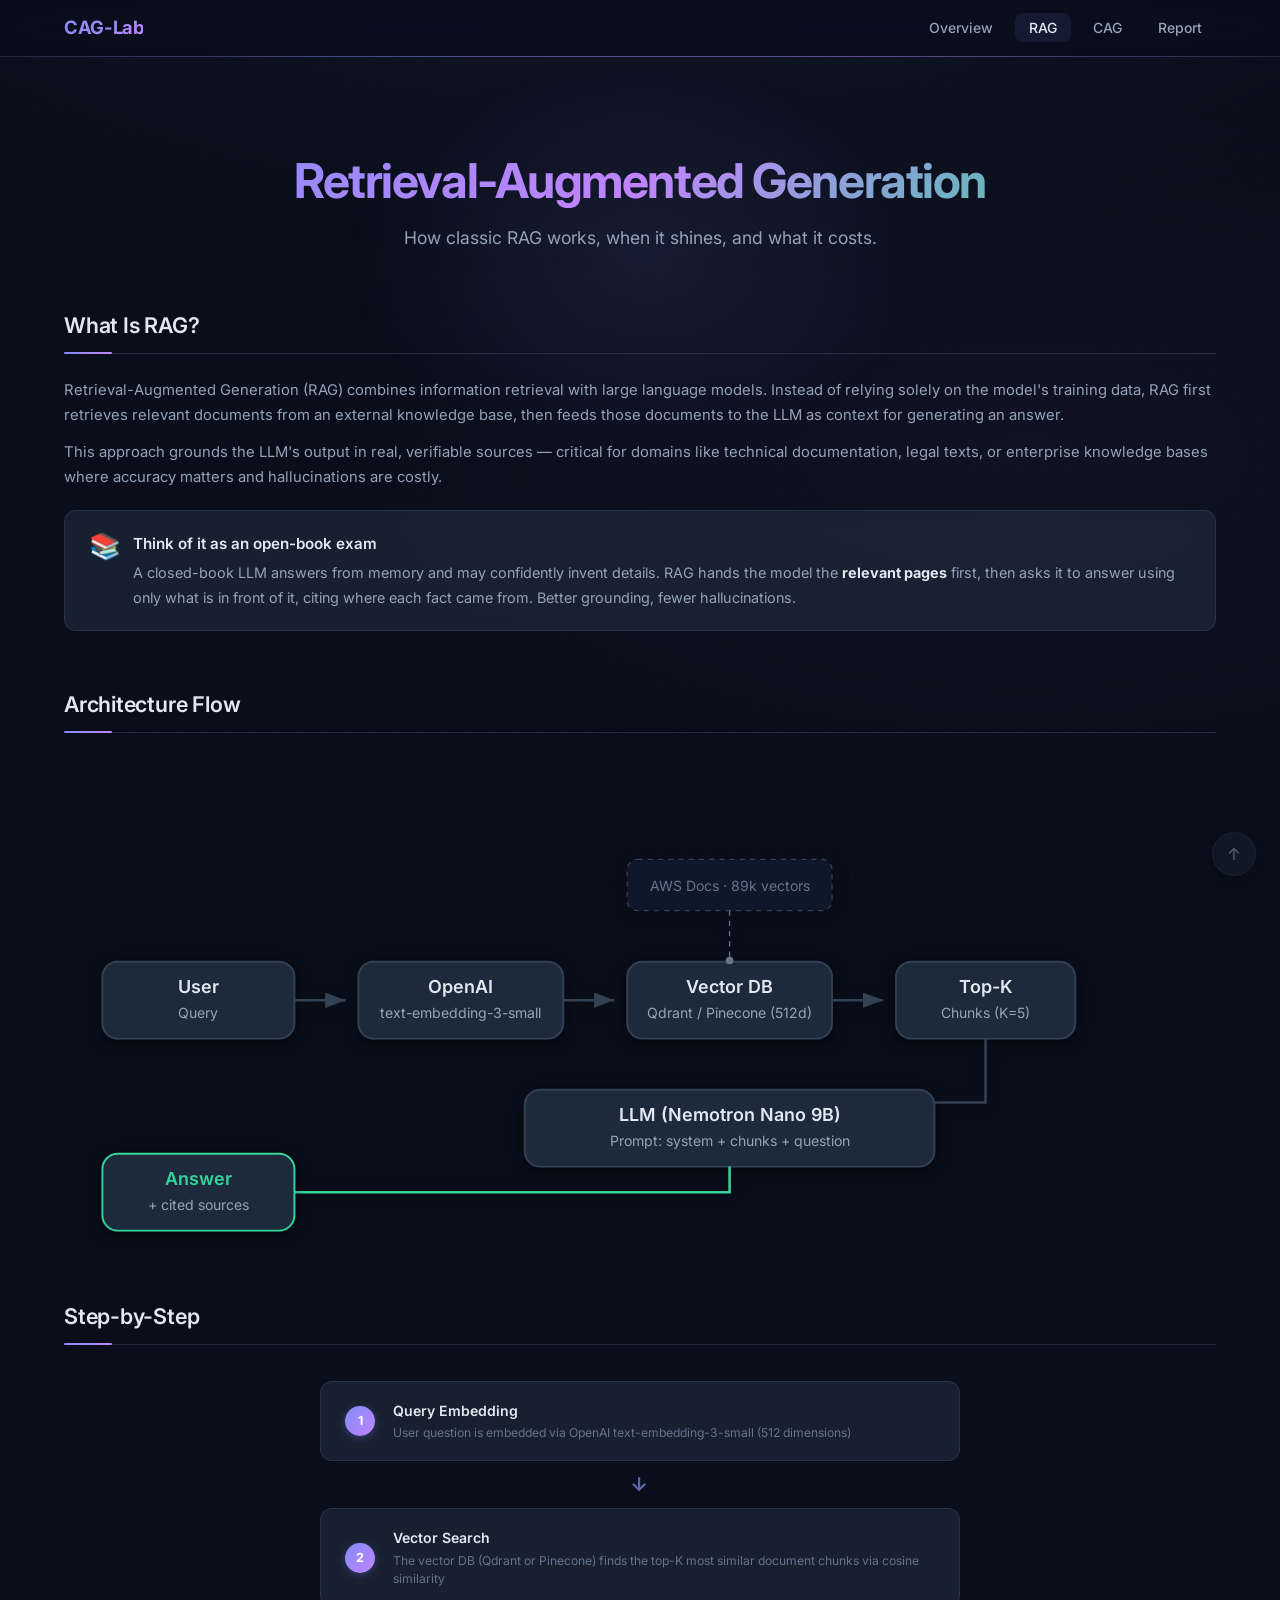
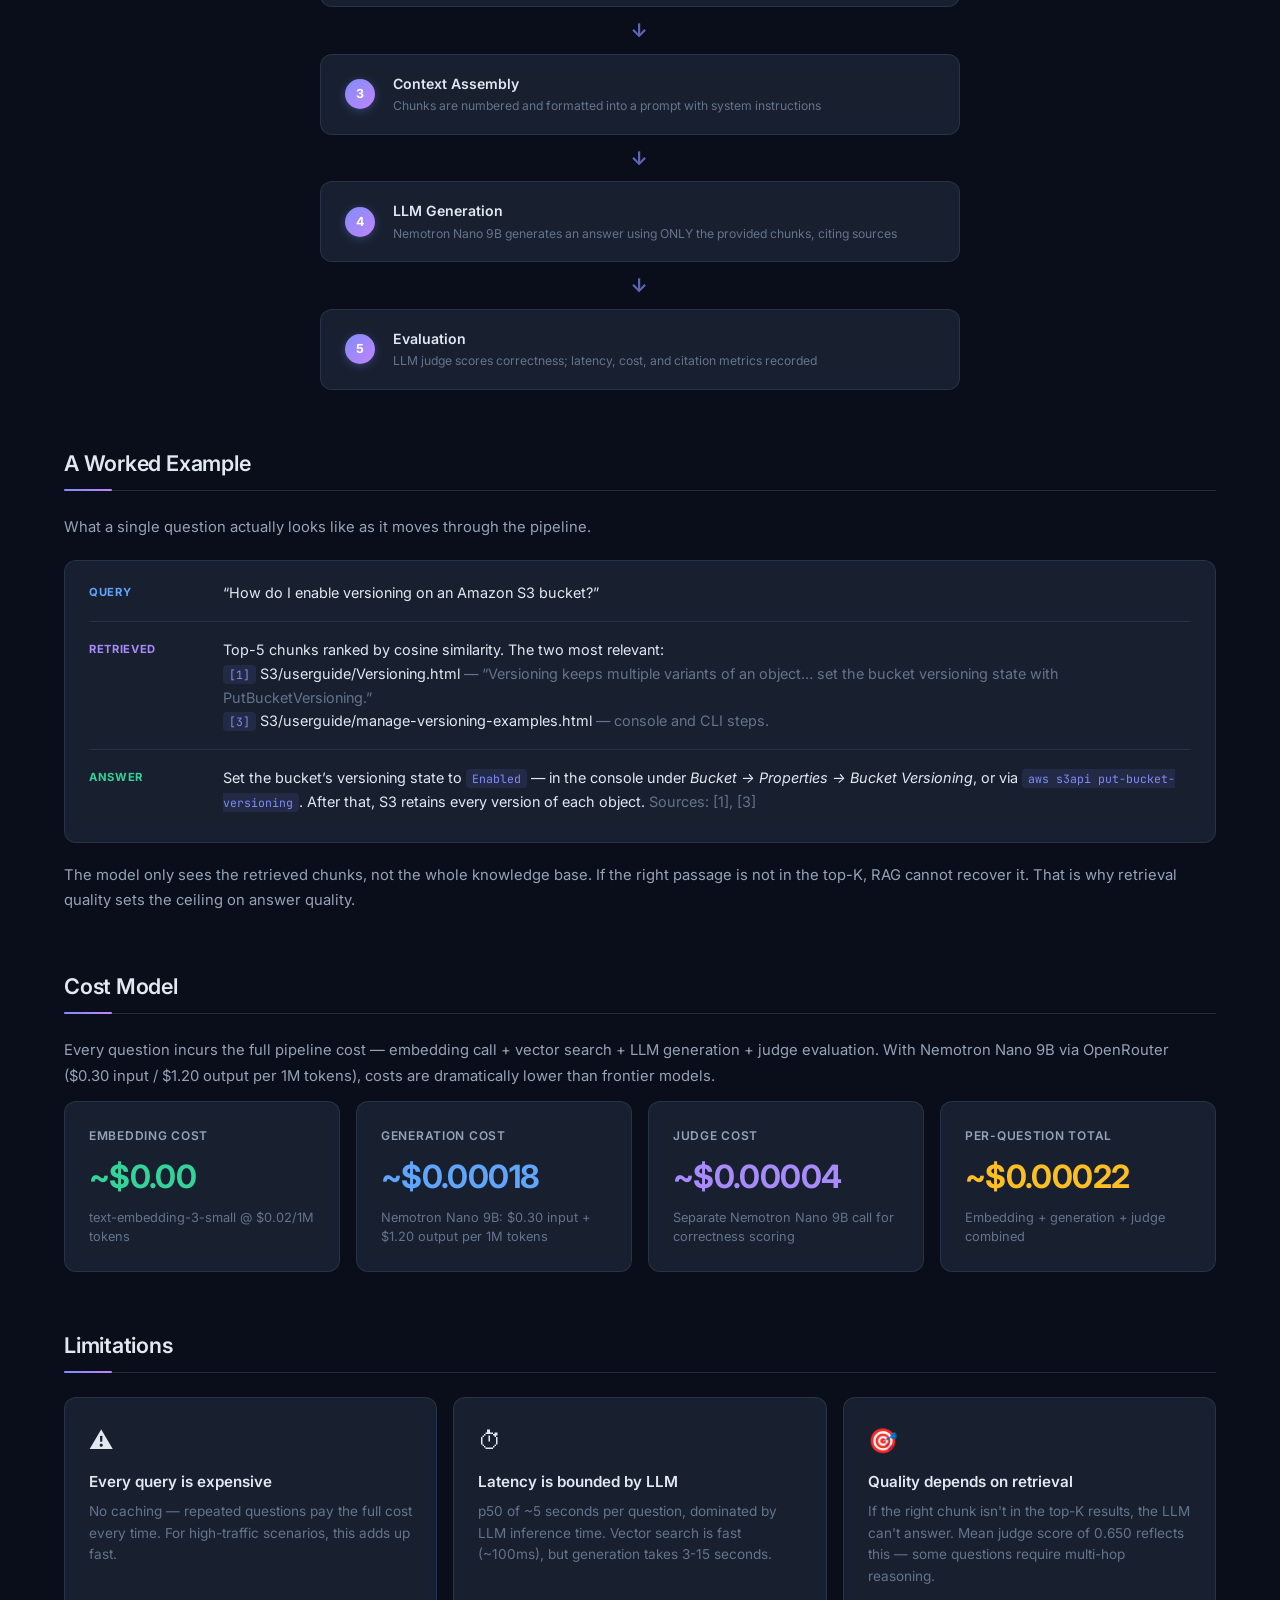
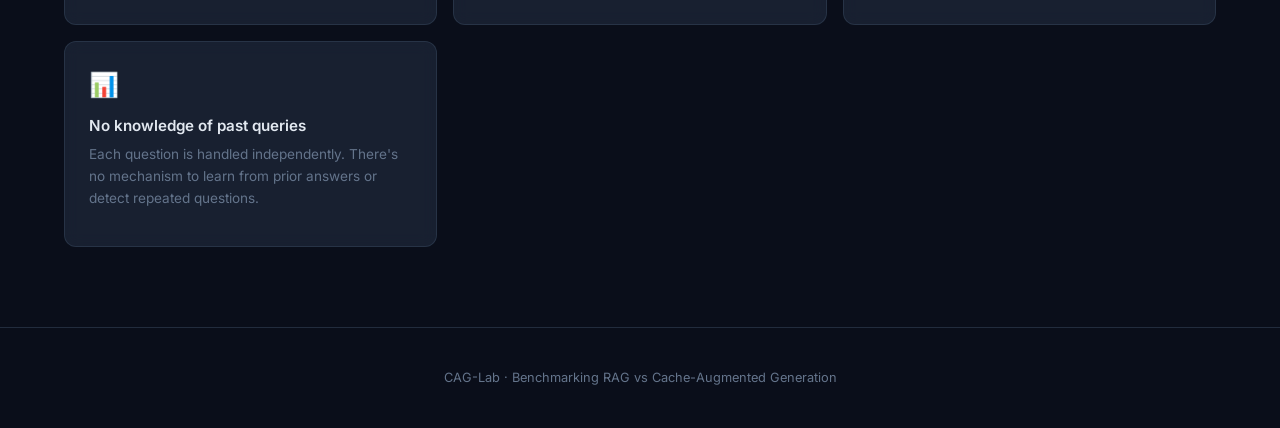
<file: docs/rag.html>
<!DOCTYPE html>
<html lang="en">
<head>
<meta charset="UTF-8">
<meta name="viewport" content="width=device-width, initial-scale=1.0">
<meta name="description" content="How classic Retrieval-Augmented Generation works: query embedding, vector search, context assembly, LLM generation — plus a worked example, cost model, and limitations.">
<title>RAG — Retrieval-Augmented Generation | CAG-Lab</title>
<link href="https://fonts.googleapis.com/css2?family=Inter:wght@400;500;600;700&family=JetBrains+Mono:wght@400;500&display=swap" rel="stylesheet">
<link rel="stylesheet" href="assets/style.css">
</head>
<body>
<a class="skip-link" href="#main">Skip to content</a>
<div class="scroll-progress" aria-hidden="true"></div>

<nav id="top">
  <div class="nav-inner">
    <a href="index.html" class="nav-brand">CAG-Lab</a>
    <ul class="nav-links">
      <li><a href="index.html">Overview</a></li>
      <li><a href="rag.html" class="active" aria-current="page">RAG</a></li>
      <li><a href="cag.html">CAG</a></li>
      <li><a href="report.html">Report</a></li>
    </ul>
  </div>
</nav>

<main class="container" id="main">

<section class="hero">
  <h1>Retrieval-Augmented Generation</h1>
  <p>How classic RAG works, when it shines, and what it costs.</p>
</section>

<div class="section">
  <h2>What Is RAG?</h2>
  <p>Retrieval-Augmented Generation (RAG) combines information retrieval with large language models. Instead of relying solely on the model's training data, RAG first retrieves relevant documents from an external knowledge base, then feeds those documents to the LLM as context for generating an answer.</p>
  <p>This approach grounds the LLM's output in real, verifiable sources — critical for domains like technical documentation, legal texts, or enterprise knowledge bases where accuracy matters and hallucinations are costly.</p>

  <div class="analogy">
    <div class="analogy-icon">&#128218;</div>
    <div>
      <h4>Think of it as an open-book exam</h4>
      <p>A closed-book LLM answers from memory and may confidently invent details. RAG hands the model the <strong>relevant pages</strong> first, then asks it to answer using only what is in front of it, citing where each fact came from. Better grounding, fewer hallucinations.</p>
    </div>
  </div>
</div>

<div class="section">
  <h2>Architecture Flow</h2>

  <svg class="diagram" viewBox="0 0 900 380" xmlns="http://www.w3.org/2000/svg" role="img" aria-labelledby="ragDiagramTitle ragDiagramDesc">
    <title id="ragDiagramTitle">Classic RAG pipeline</title>
    <desc id="ragDiagramDesc">A user query is embedded, then used to search the vector database for the top-K most similar chunks. Those chunks plus the question are passed to the LLM, which returns an answer with cited sources.</desc>
    <defs>
      <linearGradient id="g1" x1="0" y1="0" x2="1" y2="1"><stop offset="0%" stop-color="#818cf8"/><stop offset="100%" stop-color="#c084fc"/></linearGradient>
      <filter id="shadow"><feDropShadow dx="0" dy="2" stdDeviation="4" flood-opacity="0.3"/></filter>
    </defs>

    <!-- User query -->
    <rect x="30" y="160" width="150" height="60" rx="12" fill="#1e293b" stroke="#334155" stroke-width="1.5" filter="url(#shadow)"/>
    <text x="105" y="184" fill="#e2e8f0" font-size="14" font-weight="600" text-anchor="middle">User</text>
    <text x="105" y="204" fill="#94a3b8" font-size="11" text-anchor="middle">Query</text>

    <!-- Arrow 1 -->
    <line x1="180" y1="190" x2="220" y2="190" stroke="#334155" stroke-width="2" marker-end="url(#arrowhead)"/>
    <defs><marker id="arrowhead" markerWidth="8" markerHeight="6" refX="8" refY="3" orient="auto"><polygon points="0 0, 8 3, 0 6" fill="#334155"/></marker></defs>

    <!-- Embedding -->
    <rect x="230" y="160" width="160" height="60" rx="12" fill="#1e293b" stroke="#334155" stroke-width="1.5" filter="url(#shadow)"/>
    <text x="310" y="184" fill="#e2e8f0" font-size="14" font-weight="600" text-anchor="middle">OpenAI</text>
    <text x="310" y="204" fill="#94a3b8" font-size="11" text-anchor="middle">text-embedding-3-small</text>

    <!-- Arrow 2 -->
    <line x1="390" y1="190" x2="430" y2="190" stroke="#334155" stroke-width="2" marker-end="url(#arrowhead)"/>

    <!-- Vector DB -->
    <rect x="440" y="160" width="160" height="60" rx="12" fill="#1e293b" stroke="#334155" stroke-width="1.5" filter="url(#shadow)"/>
    <text x="520" y="184" fill="#e2e8f0" font-size="14" font-weight="600" text-anchor="middle">Vector DB</text>
    <text x="520" y="204" fill="#94a3b8" font-size="11" text-anchor="middle">Qdrant / Pinecone (512d)</text>

    <!-- Arrow 3 to chunks -->
    <line x1="600" y1="190" x2="640" y2="190" stroke="#334155" stroke-width="2" marker-end="url(#arrowhead)"/>

    <!-- Top-K chunks -->
    <rect x="650" y="160" width="140" height="60" rx="12" fill="#1e293b" stroke="#334155" stroke-width="1.5" filter="url(#shadow)"/>
    <text x="720" y="184" fill="#e2e8f0" font-size="14" font-weight="600" text-anchor="middle">Top-K</text>
    <text x="720" y="204" fill="#94a3b8" font-size="11" text-anchor="middle">Chunks (K=5)</text>

    <!-- Arrow 4 down to LLM -->
    <path d="M720 220 L720 270 L520 270" stroke="#334155" stroke-width="2" fill="none" marker-end="url(#arrowhead)"/>

    <!-- LLM -->
    <rect x="360" y="260" width="320" height="60" rx="12" fill="#1e293b" stroke="#334155" stroke-width="1.5" filter="url(#shadow)"/>
    <text x="520" y="284" fill="#e2e8f0" font-size="14" font-weight="600" text-anchor="middle">LLM (Nemotron Nano 9B)</text>
    <text x="520" y="304" fill="#94a3b8" font-size="11" text-anchor="middle">Prompt: system + chunks + question</text>

    <!-- Arrow 5 to answer -->
    <path d="M520 320 L520 340 L105 340" stroke="#34d399" stroke-width="2" fill="none" marker-end="url(#arrowgreen)"/>
    <defs><marker id="arrowgreen" markerWidth="8" markerHeight="6" refX="8" refY="3" orient="auto"><polygon points="0 0, 8 3, 0 6" fill="#34d399"/></marker></defs>

    <!-- Answer -->
    <rect x="30" y="310" width="150" height="60" rx="12" fill="#1e293b" stroke="#34d399" stroke-width="1.5" filter="url(#shadow)"/>
    <text x="105" y="334" fill="#34d399" font-size="14" font-weight="600" text-anchor="middle">Answer</text>
    <text x="105" y="354" fill="#94a3b8" font-size="11" text-anchor="middle">+ cited sources</text>

    <!-- Knowledge base db -->
    <rect x="440" y="80" width="160" height="40" rx="8" fill="#0f172a" stroke="#334155" stroke-width="1" stroke-dasharray="4 4"/>
    <text x="520" y="105" fill="#64748b" font-size="11" text-anchor="middle">AWS Docs &middot; 89k vectors</text>
    <line x1="520" y1="120" x2="520" y2="158" stroke="#64748b" stroke-width="1" stroke-dasharray="4 4"/>
    <circle cx="520" cy="159" r="3" fill="#64748b"/>
  </svg>
</div>

<div class="section">
  <h2>Step-by-Step</h2>
  <div class="step-flow vertical">
    <div class="step">
      <div class="step-num">1</div>
      <h4>Query Embedding</h4>
      <p>User question is embedded via OpenAI text-embedding-3-small (512 dimensions)</p>
    </div>
    <div class="step-arrow">&rarr;</div>
    <div class="step">
      <div class="step-num">2</div>
      <h4>Vector Search</h4>
      <p>The vector DB (Qdrant or Pinecone) finds the top-K most similar document chunks via cosine similarity</p>
    </div>
    <div class="step-arrow">&rarr;</div>
    <div class="step">
      <div class="step-num">3</div>
      <h4>Context Assembly</h4>
      <p>Chunks are numbered and formatted into a prompt with system instructions</p>
    </div>
    <div class="step-arrow">&rarr;</div>
    <div class="step">
      <div class="step-num">4</div>
      <h4>LLM Generation</h4>
      <p>Nemotron Nano 9B generates an answer using ONLY the provided chunks, citing sources</p>
    </div>
    <div class="step-arrow">&rarr;</div>
    <div class="step">
      <div class="step-num">5</div>
      <h4>Evaluation</h4>
      <p>LLM judge scores correctness; latency, cost, and citation metrics recorded</p>
    </div>
  </div>
</div>

<div class="section">
  <h2>A Worked Example</h2>
  <p class="lead">What a single question actually looks like as it moves through the pipeline.</p>
  <div class="example">
    <div class="example-row">
      <div class="example-tag q">Query</div>
      <div class="example-body">&ldquo;How do I enable versioning on an Amazon S3 bucket?&rdquo;</div>
    </div>
    <div class="example-row">
      <div class="example-tag ctx">Retrieved</div>
      <div class="example-body">
        Top-5 chunks ranked by cosine similarity. The two most relevant:<br>
        <code>[1]</code> S3/userguide/Versioning.html <span class="muted">&mdash; &ldquo;Versioning keeps multiple variants of an object&hellip; set the bucket versioning state with PutBucketVersioning.&rdquo;</span><br>
        <code>[3]</code> S3/userguide/manage-versioning-examples.html <span class="muted">&mdash; console and CLI steps.</span>
      </div>
    </div>
    <div class="example-row">
      <div class="example-tag a">Answer</div>
      <div class="example-body">Set the bucket&rsquo;s versioning state to <code>Enabled</code> &mdash; in the console under <em>Bucket &rarr; Properties &rarr; Bucket Versioning</em>, or via <code>aws s3api put-bucket-versioning</code>. After that, S3 retains every version of each object. <span class="muted">Sources: [1], [3]</span></div>
    </div>
  </div>
  <p>The model only sees the retrieved chunks, not the whole knowledge base. If the right passage is not in the top-K, RAG cannot recover it. That is why retrieval quality sets the ceiling on answer quality.</p>
</div>

<div class="section">
  <h2>Cost Model</h2>
  <p>Every question incurs the full pipeline cost — embedding call + vector search + LLM generation + judge evaluation. With Nemotron Nano 9B via OpenRouter ($0.30 input / $1.20 output per 1M tokens), costs are dramatically lower than frontier models.</p>

  <div class="cards">
    <div class="card">
      <div class="label">Embedding Cost</div>
      <div class="value green">~$0.00</div>
      <div class="sub">text-embedding-3-small @ $0.02/1M tokens</div>
    </div>
    <div class="card">
      <div class="label">Generation Cost</div>
      <div class="value blue">~$0.00018</div>
      <div class="sub">Nemotron Nano 9B: $0.30 input + $1.20 output per 1M tokens</div>
    </div>
    <div class="card">
      <div class="label">Judge Cost</div>
      <div class="value purple">~$0.00004</div>
      <div class="sub">Separate Nemotron Nano 9B call for correctness scoring</div>
    </div>
    <div class="card">
      <div class="label">Per-Question Total</div>
      <div class="value amber">~$0.00022</div>
      <div class="sub">Embedding + generation + judge combined</div>
    </div>
  </div>
</div>

<div class="section">
  <h2>Limitations</h2>
  <div class="feature-grid">
    <div class="feature-item">
      <div class="icon">&#9888;</div>
      <h4>Every query is expensive</h4>
      <p>No caching — repeated questions pay the full cost every time. For high-traffic scenarios, this adds up fast.</p>
    </div>
    <div class="feature-item">
      <div class="icon">&#9201;</div>
      <h4>Latency is bounded by LLM</h4>
      <p>p50 of ~5 seconds per question, dominated by LLM inference time. Vector search is fast (~100ms), but generation takes 3-15 seconds.</p>
    </div>
    <div class="feature-item">
      <div class="icon">&#127919;</div>
      <h4>Quality depends on retrieval</h4>
      <p>If the right chunk isn't in the top-K results, the LLM can't answer. Mean judge score of 0.650 reflects this — some questions require multi-hop reasoning.</p>
    </div>
    <div class="feature-item">
      <div class="icon">&#128202;</div>
      <h4>No knowledge of past queries</h4>
      <p>Each question is handled independently. There's no mechanism to learn from prior answers or detect repeated questions.</p>
    </div>
  </div>
</div>

</main>

<a href="#top" class="to-top" aria-label="Back to top">&#8593;</a>

<footer>
  CAG-Lab &middot; Benchmarking RAG vs Cache-Augmented Generation
</footer>

</body>
</html>
</file>
<file: docs/assets/style.css>
:root {
  --bg: #0a0e1a;
  --bg-elevated: #0f1629;
  --surface: rgba(30, 41, 59, 0.7);
  --surface-solid: #1e293b;
  --surface-hover: rgba(38, 51, 72, 0.8);
  --border: rgba(51, 65, 85, 0.6);
  --border-hover: rgba(129, 140, 248, 0.4);
  --text: #e2e8f0;
  --muted: #94a3b8;
  --dim: #64748b;
  --accent-1: #818cf8;
  --accent-2: #c084fc;
  --accent-glow: rgba(129, 140, 248, 0.15);
  --green: #34d399;
  --blue: #60a5fa;
  --purple: #a78bfa;
  --amber: #fbbf24;
  --red: #f87171;
  --radius: 12px;
  --radius-lg: 16px;
  --shadow-sm: 0 1px 2px rgba(0,0,0,0.3);
  --shadow-md: 0 4px 12px rgba(0,0,0,0.4);
  --shadow-lg: 0 8px 32px rgba(0,0,0,0.5);
  --shadow-glow: 0 0 20px var(--accent-glow);
}

* { margin:0; padding:0; box-sizing:border-box; }

::selection {
  background: rgba(129, 140, 248, 0.3);
  color: #fff;
}

::-webkit-scrollbar { width: 8px; height: 8px; }
::-webkit-scrollbar-track { background: var(--bg); }
::-webkit-scrollbar-thumb { background: #334155; border-radius: 4px; }
::-webkit-scrollbar-thumb:hover { background: #475569; }

html { scroll-behavior: smooth; }

body {
  font-family: 'Inter', -apple-system, BlinkMacSystemFont, sans-serif;
  background: var(--bg);
  color: var(--text);
  line-height: 1.6;
  min-height: 100vh;
  position: relative;
  overflow-x: hidden;
}

body::before {
  content: '';
  position: fixed;
  inset: 0;
  background:
    radial-gradient(ellipse 80% 50% at 50% -20%, rgba(129, 140, 248, 0.08), transparent),
    radial-gradient(ellipse 60% 40% at 80% 50%, rgba(192, 132, 252, 0.04), transparent);
  pointer-events: none;
  z-index: 0;
}

body::after {
  content: '';
  position: fixed;
  inset: 0;
  background-image: radial-gradient(rgba(148, 163, 184, 0.03) 1px, transparent 1px);
  background-size: 24px 24px;
  pointer-events: none;
  z-index: 0;
}

a { color: var(--accent-1); text-decoration: none; transition: color .2s ease; }
a:hover { color: var(--accent-2); }

/* ─── NAV ─── */
nav {
  position: sticky; top: 0; z-index: 100;
  background: rgba(10, 14, 26, 0.85);
  backdrop-filter: blur(16px) saturate(180%);
  -webkit-backdrop-filter: blur(16px) saturate(180%);
  border-bottom: 1px solid var(--border);
}

nav::after {
  content: '';
  position: absolute;
  bottom: -1px;
  left: 0; right: 0;
  height: 1px;
  background: linear-gradient(90deg, transparent, var(--accent-1), var(--accent-2), transparent);
  opacity: 0.4;
}

.nav-inner {
  max-width: 1200px; margin: 0 auto; padding: 0 24px;
  display: flex; align-items: center; gap: 32px; height: 56px;
  position: relative;
}

.nav-brand {
  font-size: 1.15rem; font-weight: 700;
  background: linear-gradient(135deg, var(--accent-1), var(--accent-2));
  -webkit-background-clip: text; -webkit-text-fill-color: transparent;
  letter-spacing: -0.02em;
}

.nav-links { display: flex; gap: 8px; list-style: none; margin-left: auto; }
.nav-links a {
  color: var(--muted); font-size: 0.875rem; font-weight: 500;
  padding: 6px 14px; border-radius: 8px;
  transition: all .2s ease;
}
.nav-links a:hover {
  color: var(--text);
  background: rgba(129, 140, 248, 0.08);
}
.nav-links a.active {
  color: var(--text);
  background: rgba(129, 140, 248, 0.1);
}
.nav-links a.active::after { display: none; }

/* ─── LAYOUT ─── */
.container {
  max-width: 1200px; margin: 0 auto; padding: 0 24px;
  position: relative; z-index: 1;
}

footer {
  text-align: center; color: var(--dim); font-size: 0.8rem;
  padding: 40px 24px; border-top: 1px solid var(--border);
  margin-top: 80px; position: relative; z-index: 1;
}

/* ─── HERO ─── */
.hero {
  text-align: center;
  padding: 96px 24px 56px;
  position: relative;
}

.hero::before {
  content: '';
  position: absolute;
  top: 0; left: 50%; transform: translateX(-50%);
  width: 600px; height: 400px;
  background: radial-gradient(ellipse, rgba(129, 140, 248, 0.1), transparent 70%);
  pointer-events: none;
  z-index: -1;
}

.hero h1 {
  font-size: 3rem; font-weight: 700; line-height: 1.15;
  letter-spacing: -0.03em;
  background: linear-gradient(135deg, var(--accent-1) 0%, var(--accent-2) 50%, var(--green) 100%);
  -webkit-background-clip: text; -webkit-text-fill-color: transparent;
  animation: fadeInUp 0.6s ease-out;
}

.hero p {
  color: var(--muted); font-size: 1.1rem; margin-top: 16px;
  max-width: 640px; margin-left: auto; margin-right: auto;
  animation: fadeInUp 0.6s ease-out 0.1s both;
}

@keyframes fadeInUp {
  from { opacity: 0; transform: translateY(12px); }
  to { opacity: 1; transform: translateY(0); }
}

/* ─── SECTIONS ─── */
.section {
  margin-bottom: 56px;
  animation: fadeIn 0.5s ease-out;
}

@keyframes fadeIn {
  from { opacity: 0; }
  to { opacity: 1; }
}

.section h2 {
  font-size: 1.35rem; font-weight: 600;
  color: var(--text); letter-spacing: -0.01em;
  border-bottom: 1px solid var(--border);
  padding-bottom: 10px; margin-bottom: 24px;
  position: relative;
}

.section h2::after {
  content: '';
  position: absolute;
  bottom: -1px; left: 0;
  width: 48px; height: 2px;
  background: linear-gradient(90deg, var(--accent-1), var(--accent-2));
  border-radius: 1px;
}

.section h3 { font-size: 1.05rem; color: var(--text); margin: 28px 0 12px; font-weight: 600; }
.section p { color: var(--muted); font-size: 0.925rem; margin-bottom: 12px; line-height: 1.7; }

/* ─── CARDS ─── */
.cards {
  display: grid;
  grid-template-columns: repeat(auto-fit, minmax(260px, 1fr));
  gap: 16px; margin-bottom: 32px;
}

.card {
  background: var(--surface);
  backdrop-filter: blur(8px);
  -webkit-backdrop-filter: blur(8px);
  border-radius: var(--radius);
  padding: 24px;
  border: 1px solid var(--border);
  transition: all .25s ease;
  position: relative;
  overflow: hidden;
}

.card::before {
  content: '';
  position: absolute;
  inset: 0;
  border-radius: var(--radius);
  background: linear-gradient(135deg, rgba(129,140,248,0.05), transparent 60%);
  opacity: 0;
  transition: opacity .25s ease;
}

.card:hover {
  border-color: var(--border-hover);
  transform: translateY(-2px);
  box-shadow: var(--shadow-md), var(--shadow-glow);
}

.card:hover::before { opacity: 1; }

.card .label {
  font-size: 0.75rem; color: var(--muted);
  text-transform: uppercase; letter-spacing: 0.06em;
  margin-bottom: 6px; font-weight: 600;
}

.card .value {
  font-size: 2rem; font-weight: 700;
  letter-spacing: -0.02em;
}

.card .value.green { color: var(--green); }
.card .value.blue { color: var(--blue); }
.card .value.purple { color: var(--purple); }
.card .value.amber { color: var(--amber); }
.card .value.red { color: var(--red); }
.card .sub { font-size: 0.8rem; color: var(--dim); margin-top: 6px; line-height: 1.5; }

/* ─── TABLES ─── */
table {
  width: 100%; border-collapse: collapse;
  background: var(--surface);
  backdrop-filter: blur(8px);
  border-radius: var(--radius);
  overflow: hidden;
  border: 1px solid var(--border);
}

th, td { padding: 14px 18px; text-align: left; }

th {
  background: rgba(15, 23, 42, 0.8);
  color: var(--muted);
  font-weight: 600; font-size: 0.8rem;
  text-transform: uppercase; letter-spacing: 0.04em;
}

td { border-top: 1px solid var(--border); font-size: 0.9rem; }
tr:hover td { background: var(--surface-hover); }
tr { transition: background .15s ease; }

/* ─── BUTTONS ─── */
.btn {
  display: inline-flex; align-items: center; gap: 8px;
  padding: 10px 22px; border-radius: 10px;
  font-size: 0.875rem; font-weight: 600; cursor: pointer;
  border: 1px solid var(--border); background: var(--surface);
  color: var(--text); transition: all .2s ease;
  text-decoration: none;
}

.btn:hover {
  border-color: var(--border-hover);
  background: var(--surface-hover);
  transform: translateY(-1px);
  box-shadow: var(--shadow-sm);
  color: var(--text);
}

.btn.primary {
  background: linear-gradient(135deg, var(--accent-1), var(--accent-2));
  border: none; color: #fff;
  box-shadow: 0 2px 12px rgba(129, 140, 248, 0.3);
}

.btn.primary:hover {
  opacity: .92;
  transform: translateY(-2px);
  box-shadow: 0 4px 20px rgba(129, 140, 248, 0.4);
}

/* ─── SVG DIAGRAMS ─── */
svg.diagram {
  max-width: 100%; margin: 24px auto; display: block;
  filter: drop-shadow(0 2px 8px rgba(0,0,0,0.3));
}

/* ─── CHARTS ─── */
.chart-row { display: grid; grid-template-columns: 1fr 1fr; gap: 20px; }
@media(max-width:768px) { .chart-row { grid-template-columns: 1fr; } }

.chart-box {
  background: var(--surface);
  backdrop-filter: blur(8px);
  border-radius: var(--radius);
  padding: 24px;
  border: 1px solid var(--border);
  transition: border-color .25s ease;
}

.chart-box:hover { border-color: var(--border-hover); }
.chart-box h3 { font-size: 0.9rem; color: var(--muted); margin-bottom: 16px; text-align: center; font-weight: 500; }
.chart-box canvas { max-height: 320px; }

/* ─── BADGES ─── */
.badge {
  display: inline-block; padding: 3px 10px; border-radius: 6px;
  font-size: 0.72rem; font-weight: 600; letter-spacing: 0.02em;
}
.badge.green { background: rgba(6, 78, 59, 0.6); color: var(--green); }
.badge.blue { background: rgba(30, 58, 95, 0.6); color: var(--blue); }
.badge.purple { background: rgba(59, 7, 100, 0.6); color: var(--purple); }
.badge.red { background: rgba(76, 5, 25, 0.6); color: var(--red); }

/* ─── CODE ─── */
pre.code-block {
  background: rgba(15, 23, 42, 0.9);
  border-radius: var(--radius);
  padding: 18px 22px;
  border: 1px solid var(--border);
  font-family: 'JetBrains Mono', 'Fira Code', 'Cascadia Code', monospace;
  font-size: 0.82rem; color: var(--muted);
  overflow-x: auto; margin: 16px 0;
  line-height: 1.7;
  tab-size: 2;
}

pre.code-block:hover { border-color: var(--border-hover); }

code {
  font-family: 'JetBrains Mono', 'Fira Code', 'Cascadia Code', monospace;
  font-size: 0.85em;
  background: rgba(129, 140, 248, 0.1);
  padding: 2px 6px;
  border-radius: 4px;
  color: var(--accent-1);
}

/* ─── FEATURE GRID ─── */
.feature-grid {
  display: grid;
  grid-template-columns: repeat(auto-fit, minmax(280px, 1fr));
  gap: 16px; margin: 24px 0;
}

.feature-item {
  background: var(--surface);
  backdrop-filter: blur(8px);
  border-radius: var(--radius);
  padding: 24px;
  border: 1px solid var(--border);
  transition: all .25s ease;
}

.feature-item:hover {
  border-color: var(--border-hover);
  transform: translateY(-2px);
  box-shadow: var(--shadow-md), var(--shadow-glow);
}

.feature-item .icon { font-size: 1.5rem; margin-bottom: 10px; }
.feature-item h4 { font-size: 0.95rem; color: var(--text); margin-bottom: 6px; font-weight: 600; }
.feature-item p { font-size: 0.85rem; color: var(--dim); line-height: 1.6; }

/* ─── STEP FLOW ─── */
.step-flow {
  display: flex; flex-wrap: wrap; gap: 12px; align-items: center;
  justify-content: center; margin: 36px 0;
}

.step {
  background: var(--surface);
  backdrop-filter: blur(8px);
  border: 1px solid var(--border);
  border-radius: var(--radius);
  padding: 22px 28px;
  text-align: center;
  min-width: 140px;
  transition: all .25s ease;
}

.step:hover {
  border-color: var(--border-hover);
  box-shadow: var(--shadow-glow);
}

.step .step-num {
  width: 30px; height: 30px; border-radius: 50%;
  background: linear-gradient(135deg, var(--accent-1), var(--accent-2));
  color: #fff; font-size: 0.78rem; font-weight: 700;
  display: flex; align-items: center; justify-content: center;
  margin: 0 auto 10px;
  box-shadow: 0 2px 8px rgba(129, 140, 248, 0.3);
}

.step h4 { font-size: 0.88rem; color: var(--text); margin: 4px 0; font-weight: 600; }
.step p { font-size: 0.76rem; color: var(--dim); line-height: 1.5; }
.step-arrow { color: var(--accent-1); font-size: 1.3rem; font-weight: 700; opacity: 0.7; }

/* Vertical variant: stacked badge-left / text-right rows joined by down arrows */
.step-flow.vertical {
  flex-direction: column;
  align-items: stretch;
  gap: 0;
  max-width: 640px;
  margin-left: auto;
  margin-right: auto;
}
.step-flow.vertical .step {
  width: 100%;
  min-width: 0;
  display: grid;
  grid-template-columns: auto 1fr;
  grid-template-areas: "num title" "num desc";
  column-gap: 18px;
  row-gap: 2px;
  align-items: center;
  text-align: left;
  padding: 18px 24px;
}
.step-flow.vertical .step .step-num { grid-area: num; margin: 0; align-self: center; }
.step-flow.vertical .step h4 { grid-area: title; margin: 0; }
.step-flow.vertical .step p { grid-area: desc; margin: 0; }
.step-flow.vertical .step-arrow { align-self: center; transform: rotate(90deg); margin: 8px 0; font-size: 1.2rem; }

@media(max-width:768px) {
  .step-flow { flex-direction: column; }
  .step-arrow { transform: rotate(90deg); }
}

/* ─── TWO COL ─── */
.two-col { display: grid; grid-template-columns: 1fr 1fr; gap: 24px; }
@media(max-width:768px) { .two-col { grid-template-columns: 1fr; } }

/* ─── RESPONSIVE ─── */
@media(max-width:640px) {
  .hero h1 { font-size: 2.2rem; }
  .hero p { font-size: 1rem; }
  .cards { grid-template-columns: 1fr; }
  .feature-grid { grid-template-columns: 1fr; }
  .nav-inner { padding: 0 16px; gap: 16px; }
  .nav-links { gap: 4px; }
  .nav-links a { padding: 6px 10px; font-size: 0.8rem; }
}

/* ─── STAT BLOCK ─── */
.stat-block {
  background: var(--surface);
  backdrop-filter: blur(8px);
  border-radius: var(--radius);
  padding: 36px;
  border: 1px solid var(--border);
  text-align: center;
  margin: 28px 0;
  transition: border-color .25s ease;
}
.stat-block:hover { border-color: var(--border-hover); }
.stat-block .big-num {
  font-size: 3.8rem; font-weight: 700; letter-spacing: -0.03em;
  background: linear-gradient(135deg, var(--accent-1), var(--accent-2));
  -webkit-background-clip: text; -webkit-text-fill-color: transparent;
}
.stat-block .label { font-size: 1.1rem; color: var(--text); font-weight: 600; margin-top: 10px; }
.stat-block .detail { font-size: 0.88rem; color: var(--dim); margin-top: 6px; line-height: 1.6; }

/* ─── PAPER REF ─── */
.paper-ref {
  display: flex; gap: 20px; align-items: flex-start;
  background: var(--surface); backdrop-filter: blur(8px);
  border-radius: var(--radius); padding: 28px;
  border: 1px solid var(--border); margin: 16px 0;
  transition: all .25s ease;
}
.paper-ref:hover { border-color: var(--border-hover); box-shadow: var(--shadow-glow); }
.paper-ref .ref-icon { font-size: 2rem; min-width: 48px; text-align: center; }
.paper-ref h4 { color: var(--text); margin-bottom: 6px; font-weight: 600; }
.paper-ref p { color: var(--dim); font-size: 0.88rem; line-height: 1.6; }
.paper-ref .ref-link { color: var(--accent-1); font-size: 0.85rem; font-weight: 600; display: inline-block; margin-top: 8px; }

/* ─── NOTICE ─── */
.notice {
  background: var(--surface); backdrop-filter: blur(8px);
  border: 1px solid rgba(129,140,248,0.3);
  border-radius: var(--radius); padding: 20px 28px;
  margin: 24px 0; font-size: 0.9rem; line-height: 1.7;
}
.notice strong { color: var(--accent-1); }

/* ─── LINK PILLS ─── */
.link-row { display: flex; flex-wrap: wrap; gap: 10px; margin: 16px 0; }
.link-pill {
  display: inline-flex; align-items: center; gap: 6px;
  background: var(--surface); border: 1px solid var(--border);
  border-radius: 20px; padding: 7px 16px; font-size: 0.82rem;
  color: var(--muted); text-decoration: none; transition: all .2s ease;
}
.link-pill:hover { border-color: var(--border-hover); color: var(--text); background: var(--surface-hover); }

/* ─── BLOCKQUOTE ─── */
blockquote {
  border-left: 3px solid var(--accent-1);
  padding: 20px 28px; margin: 28px 0;
  background: var(--surface); backdrop-filter: blur(8px);
  border-radius: 0 var(--radius) var(--radius) 0;
  color: var(--muted); font-style: italic; line-height: 1.7;
}
cite, .cite { color: var(--dim); font-size: 0.82rem; display: block; margin-top: 8px; }
cite a { color: var(--muted); }
cite a:hover { color: var(--accent-1); }

/* ─── UTILITIES ─── */
.full-width { grid-column: 1 / -1; }
.highlight { color: var(--green); }
.dim { color: var(--red); }
.table-compare td:first-child { color: var(--muted); width: 40%; }
.table-compare td:nth-child(2), .table-compare td:nth-child(3) { font-weight: 600; }
.lead { font-size: 1.02rem; color: var(--muted); }
.center { text-align: center; }

/* ─── ACCESSIBILITY ─── */
.skip-link {
  position: absolute; left: 12px; top: -64px; z-index: 300;
  background: var(--accent-1); color: #0a0e1a;
  padding: 10px 16px; border-radius: 8px;
  font-weight: 600; font-size: 0.85rem;
  transition: top .2s ease;
}
.skip-link:focus { top: 12px; color: #0a0e1a; outline: none; }

:focus-visible {
  outline: 2px solid var(--accent-1);
  outline-offset: 2px;
  border-radius: 4px;
}

@media (prefers-reduced-motion: reduce) {
  html { scroll-behavior: auto; }
  *, *::before, *::after {
    animation-duration: .01ms !important;
    animation-iteration-count: 1 !important;
    transition-duration: .01ms !important;
  }
}

/* ─── SCROLL PROGRESS (progressive enhancement, no JS) ─── */
.scroll-progress {
  position: fixed; top: 0; left: 0; right: 0; height: 3px;
  transform: scaleX(0); transform-origin: 0 50%;
  background: linear-gradient(90deg, var(--accent-1), var(--accent-2));
  z-index: 200;
}
@supports (animation-timeline: scroll()) {
  .scroll-progress {
    animation: grow-progress linear;
    animation-timeline: scroll(root block);
  }
}
@keyframes grow-progress { from { transform: scaleX(0); } to { transform: scaleX(1); } }

/* ─── BACK TO TOP ─── */
.to-top {
  position: fixed; bottom: 24px; right: 24px; z-index: 150;
  width: 44px; height: 44px; border-radius: 50%;
  display: inline-flex; align-items: center; justify-content: center;
  background: var(--surface); backdrop-filter: blur(8px);
  border: 1px solid var(--border); color: var(--muted);
  font-size: 1.05rem; text-decoration: none;
  box-shadow: var(--shadow-md); opacity: 0.55;
  transition: opacity .2s ease, transform .2s ease, border-color .2s ease, color .2s ease;
}
.to-top:hover {
  opacity: 1; color: var(--text);
  border-color: var(--border-hover);
  transform: translateY(-2px);
}

/* ─── ANALOGY / INTUITION CALLOUT ─── */
.analogy {
  display: flex; gap: 16px; align-items: flex-start;
  background: var(--surface); backdrop-filter: blur(8px);
  border: 1px solid var(--border); border-radius: var(--radius);
  padding: 20px 24px; margin: 20px 0; line-height: 1.7;
  transition: border-color .25s ease;
}
.analogy:hover { border-color: var(--border-hover); }
.analogy .analogy-icon { font-size: 1.6rem; line-height: 1.2; min-width: 28px; text-align: center; }
.analogy h4 { color: var(--text); font-size: 0.95rem; margin-bottom: 4px; font-weight: 600; }
.analogy p { color: var(--muted); font-size: 0.9rem; margin: 0; }
.analogy strong { color: var(--text); }

/* ─── WORKED EXAMPLE ─── */
.example {
  background: var(--surface); backdrop-filter: blur(8px);
  border: 1px solid var(--border); border-radius: var(--radius);
  padding: 4px 24px 12px; margin: 20px 0;
}
.example-row {
  display: grid; grid-template-columns: 116px 1fr; gap: 18px;
  align-items: start; padding: 16px 0;
  border-top: 1px solid var(--border);
}
.example-row:first-of-type { border-top: none; }
.example-tag {
  font-size: 0.7rem; text-transform: uppercase; letter-spacing: 0.06em;
  font-weight: 700; color: var(--muted); padding-top: 3px;
}
.example-tag.q { color: var(--blue); }
.example-tag.ctx { color: var(--purple); }
.example-tag.a { color: var(--green); }
.example-tag.miss { color: var(--red); }
.example-body { font-size: 0.9rem; color: var(--text); line-height: 1.65; }
.example-body .muted { color: var(--dim); }
.example-body code { font-size: 0.8em; }
@media (max-width: 640px) {
  .example-row { grid-template-columns: 1fr; gap: 6px; }
}

/* ─── GLOSSARY ─── */
.glossary {
  display: grid; grid-template-columns: repeat(auto-fit, minmax(280px, 1fr));
  gap: 14px; margin: 20px 0;
}
.glossary .term {
  background: var(--surface); backdrop-filter: blur(8px);
  border: 1px solid var(--border); border-radius: var(--radius);
  padding: 18px 20px; transition: border-color .25s ease, transform .25s ease;
}
.glossary .term:hover { border-color: var(--border-hover); transform: translateY(-2px); }
.glossary dt { color: var(--text); font-weight: 600; font-size: 0.92rem; margin-bottom: 5px; }
.glossary dt .mono {
  font-family: 'JetBrains Mono', monospace; font-size: 0.76rem;
  color: var(--accent-1); margin-left: 6px; font-weight: 500;
}
.glossary dd { color: var(--dim); font-size: 0.84rem; line-height: 1.6; margin: 0; }

/* ─── SMALL-SCREEN NAV ─── */
@media (max-width: 520px) {
  .nav-inner { flex-wrap: wrap; height: auto; padding-top: 10px; padding-bottom: 10px; gap: 8px 16px; }
  .nav-links { margin-left: 0; width: 100%; justify-content: space-between; gap: 4px; }
}
</file>
